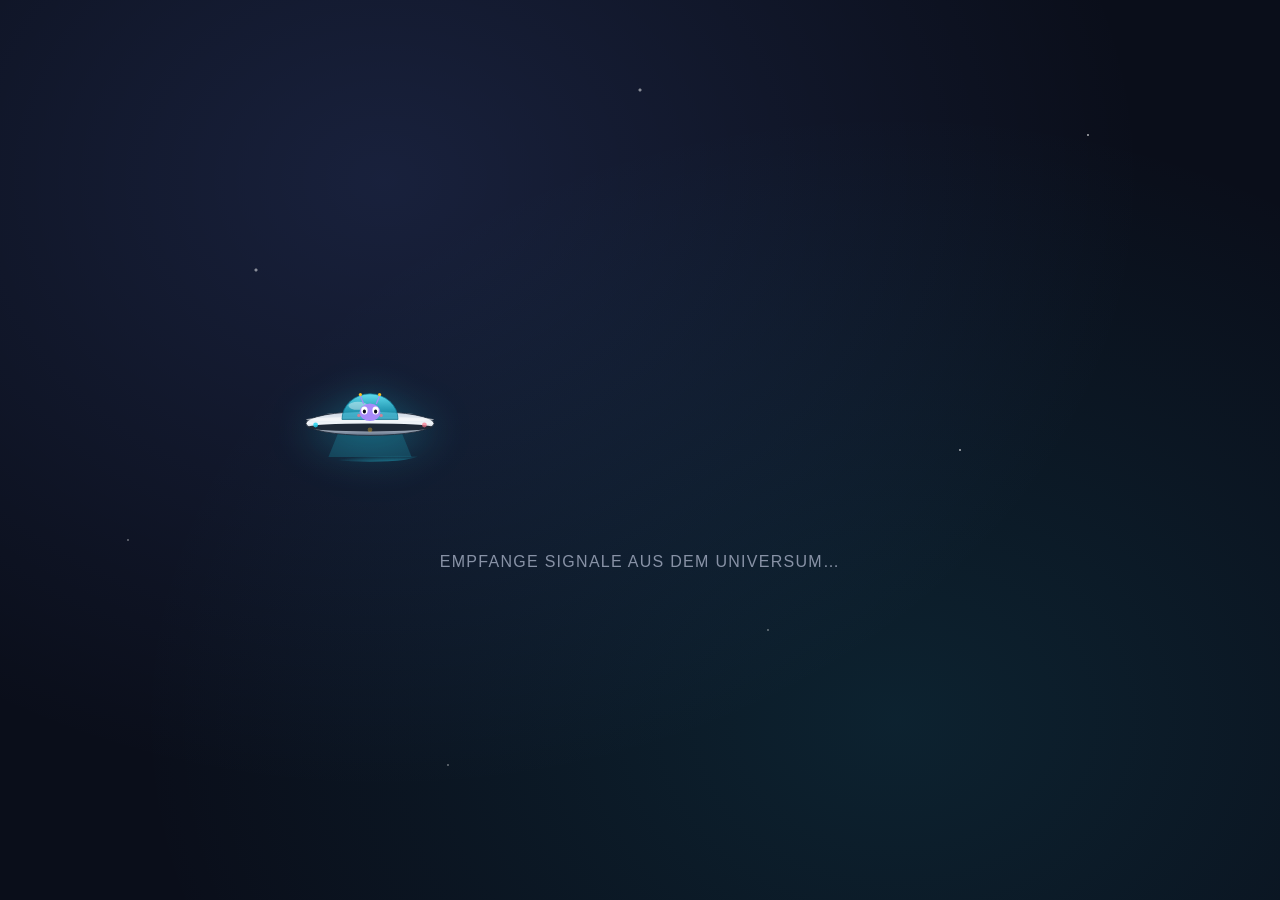
<file: loading_screen_main.html>
<!DOCTYPE html>
<html lang="de">
<head>
    <meta charset="UTF-8" />
    <meta name="viewport" content="width=device-width, initial-scale=1.0" />
    <title>UFO Sichtungen – wata f*ck</title>
    <link rel="stylesheet" href="style.css" />
</head>
<body>
    <!-- UFO-Loader: erscheint, solange Daten geladen werden -->
    <div id="ufo-loader" class="ufo-loader" role="status" aria-live="polite">
        <div class="ufo-loader__stage">
            <svg class="ufo-loader__ufo" viewBox="0 0 200 130" xmlns="http://www.w3.org/2000/svg">
                <defs>
                    <radialGradient id="ufo-glow" cx="80%" cy="130%" r="80%">
                        <stop offset="0%" stop-color="#22d3ee" stop-opacity="0.7"/>
                        <stop offset="100%" stop-color="#22d3ee" stop-opacity="0"/>
                    </radialGradient>
                    <linearGradient id="ufo-saucer" x1="0%" y1="0%" x2="0%" y2="100%">
                        <stop offset="0%" stop-color="#cbd5e1"/>
                        <stop offset="50%" stop-color="#f1f5f9"/>
                        <stop offset="100%" stop-color="#64748b"/>
                    </linearGradient>
                    <linearGradient id="ufo-dome" x1="0%" y1="0%" x2="0%" y2="100%">
                        <stop offset="0%" stop-color="#67e8f9" stop-opacity="0.95"/>
                        <stop offset="100%" stop-color="#0891b2" stop-opacity="0.75"/>
                    </linearGradient>
                </defs>
                <!-- Lichtschein -->
                <ellipse cx="100" cy="118" rx="60" ry="8" fill="url(#ufo-glow)"/>
                <path d="M 65 78 L 48 120 L 152 120 L 135 78 Z" fill="#22d3ee" opacity="0.18"/>
                <!-- Untertasse -->
                <ellipse cx="100" cy="78" rx="80" ry="15" fill="url(#ufo-saucer)" stroke="#1f2937" stroke-width="1"/>
                <ellipse cx="100" cy="83" rx="78" ry="5" fill="#1f2937"/>
                <ellipse cx="100" cy="73" rx="80" ry="3" fill="#fff" opacity="0.55"/>
                <!-- Kuppel -->
                <path d="M 65 73 A 35 32 0 0 1 135 73 Z" fill="url(#ufo-dome)" stroke="#0e7490" stroke-width="1"/>
                <ellipse cx="85" cy="56" rx="12" ry="5" fill="#fff" opacity="0.4"/>
                <!-- Alien -->
                <ellipse cx="100" cy="64" rx="13" ry="11" fill="#a78bfa"/>
                <ellipse cx="93" cy="62" rx="4" ry="5" fill="#fff"/>
                <ellipse cx="107" cy="62" rx="4" ry="5" fill="#fff"/>
                <ellipse cx="93" cy="63" rx="2" ry="2.5" fill="#0a0e1a"/>
                <ellipse cx="107" cy="63" rx="2" ry="2.5" fill="#0a0e1a"/>
                <circle cx="86" cy="68" r="2" fill="#fb7185" opacity="0.75"/>
                <circle cx="114" cy="68" r="2" fill="#fb7185" opacity="0.75"/>
                <line x1="92" y1="53" x2="88" y2="44" stroke="#a78bfa" stroke-width="1.5" stroke-linecap="round"/>
                <line x1="108" y1="53" x2="112" y2="44" stroke="#a78bfa" stroke-width="1.5" stroke-linecap="round"/>
                <circle cx="88" cy="42" r="2" fill="#fbbf24"/>
                <circle cx="112" cy="42" r="2" fill="#fbbf24"/>
                <!-- Blinkende Lichter -->
                <circle cx="32" cy="80" r="3" fill="#22d3ee">
                    <animate attributeName="opacity" values="1;0.25;1" dur="1.2s" repeatCount="indefinite"/>
                </circle>
                <circle cx="100" cy="86" r="3" fill="#fbbf24">
                    <animate attributeName="opacity" values="1;0.25;1" dur="1.2s" begin="0.4s" repeatCount="indefinite"/>
                </circle>
                <circle cx="168" cy="80" r="3" fill="#fb7185">
                    <animate attributeName="opacity" values="1;0.25;1" dur="1.2s" begin="0.8s" repeatCount="indefinite"/>
                </circle>
            </svg>
        </div>
        <p class="ufo-loader__text">Empfange Signale aus dem Universum…</p>
    </div>

    <!-- UFO-Maskottchen: fliegt beim Scrollen über die Seite -->
    <div class="ufo-mascot" aria-hidden="true">
        <svg viewBox="0 0 200 130" xmlns="http://www.w3.org/2000/svg">
            <ellipse cx="100" cy="118" rx="55" ry="7" fill="#22d3ee" opacity="0.35"/>
            <path d="M 65 78 L 48 120 L 152 120 L 135 78 Z" fill="#22d3ee" opacity="0.2"/>
            <ellipse cx="100" cy="78" rx="80" ry="15" fill="#cbd5e1" stroke="#1f2937" stroke-width="1"/>
            <ellipse cx="100" cy="83" rx="78" ry="5" fill="#1f2937"/>
            <ellipse cx="100" cy="73" rx="80" ry="3" fill="#fff" opacity="0.55"/>
            <path d="M 65 73 A 35 32 0 0 1 135 73 Z" fill="#67e8f9" opacity="0.85" stroke="#0e7490" stroke-width="1"/>
            <ellipse cx="85" cy="56" rx="12" ry="5" fill="#fff" opacity="0.4"/>
            <ellipse cx="100" cy="64" rx="13" ry="11" fill="#a78bfa"/>
            <ellipse cx="93" cy="62" rx="4" ry="5" fill="#fff"/>
            <ellipse cx="107" cy="62" rx="4" ry="5" fill="#fff"/>
            <ellipse cx="93" cy="63" rx="2" ry="2.5" fill="#0a0e1a"/>
            <ellipse cx="107" cy="63" rx="2" ry="2.5" fill="#0a0e1a"/>
            <circle cx="86" cy="68" r="2" fill="#fb7185" opacity="0.75"/>
            <circle cx="114" cy="68" r="2" fill="#fb7185" opacity="0.75"/>
            <line x1="92" y1="53" x2="88" y2="44" stroke="#a78bfa" stroke-width="1.5" stroke-linecap="round"/>
            <line x1="108" y1="53" x2="112" y2="44" stroke="#a78bfa" stroke-width="1.5" stroke-linecap="round"/>
            <circle cx="88" cy="42" r="2" fill="#fbbf24"/>
            <circle cx="112" cy="42" r="2" fill="#fbbf24"/>
            <circle cx="32" cy="80" r="3" fill="#22d3ee"/>
            <circle cx="100" cy="86" r="3" fill="#fbbf24"/>
            <circle cx="168" cy="80" r="3" fill="#fb7185"/>
        </svg>
    </div>

    <header class="site-header">
        <h1>TEST</h1>
    </header>
    <main>
        <h2>TEST_2</h2>


    </main>

    <script type="module" src="app.js"></script>
</body>
</html>
</file>
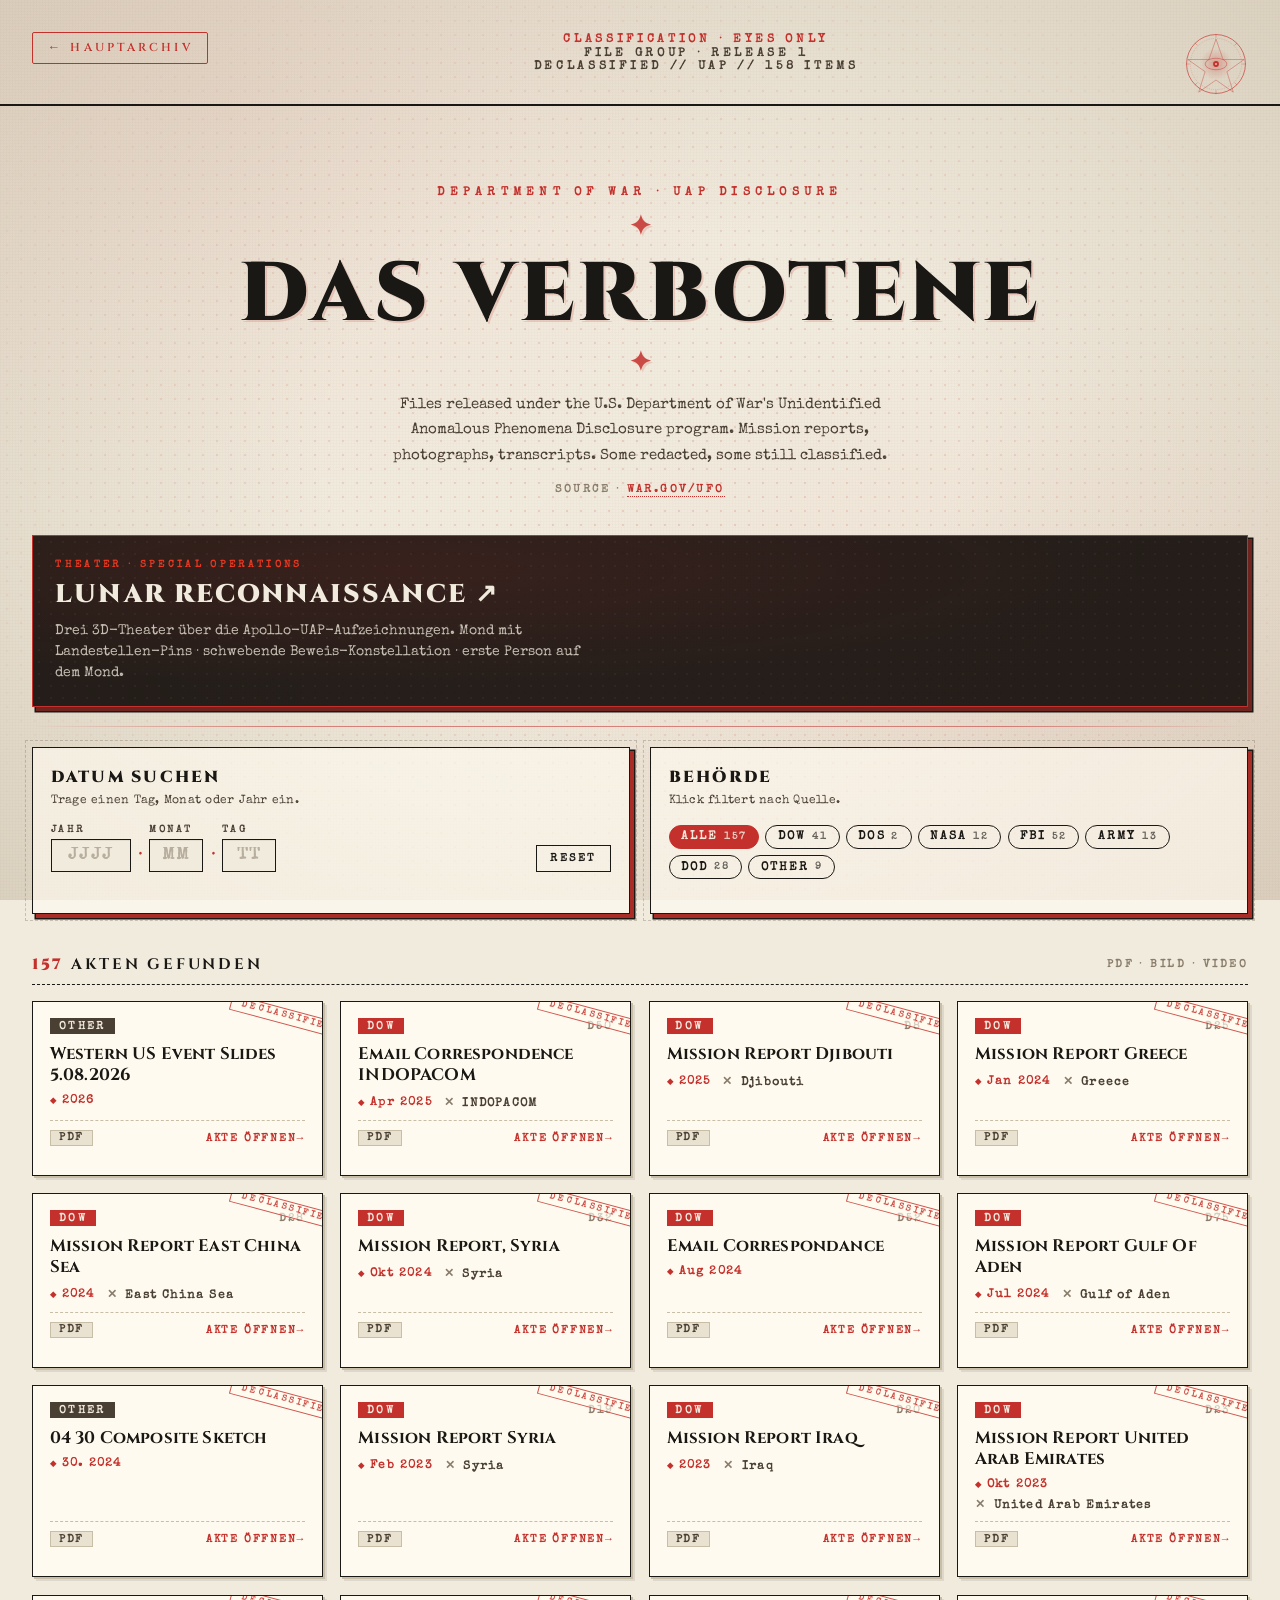
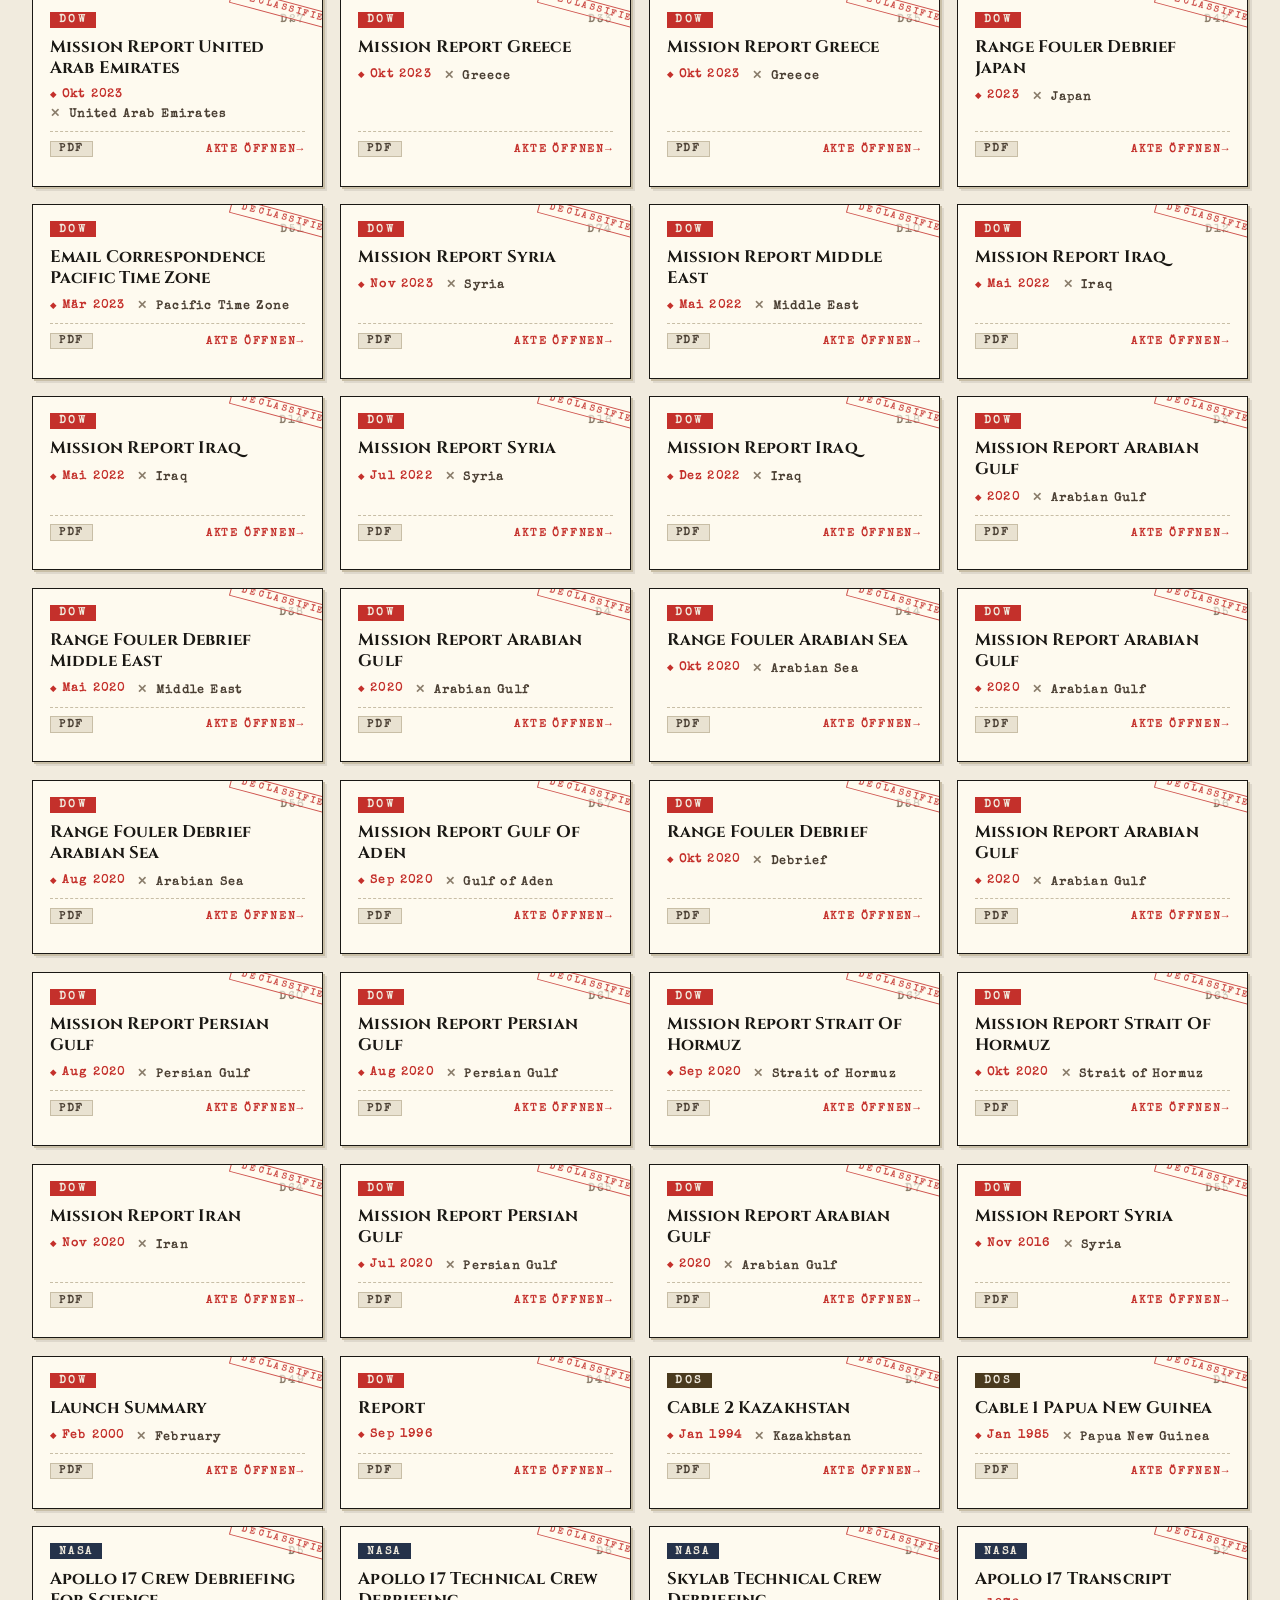
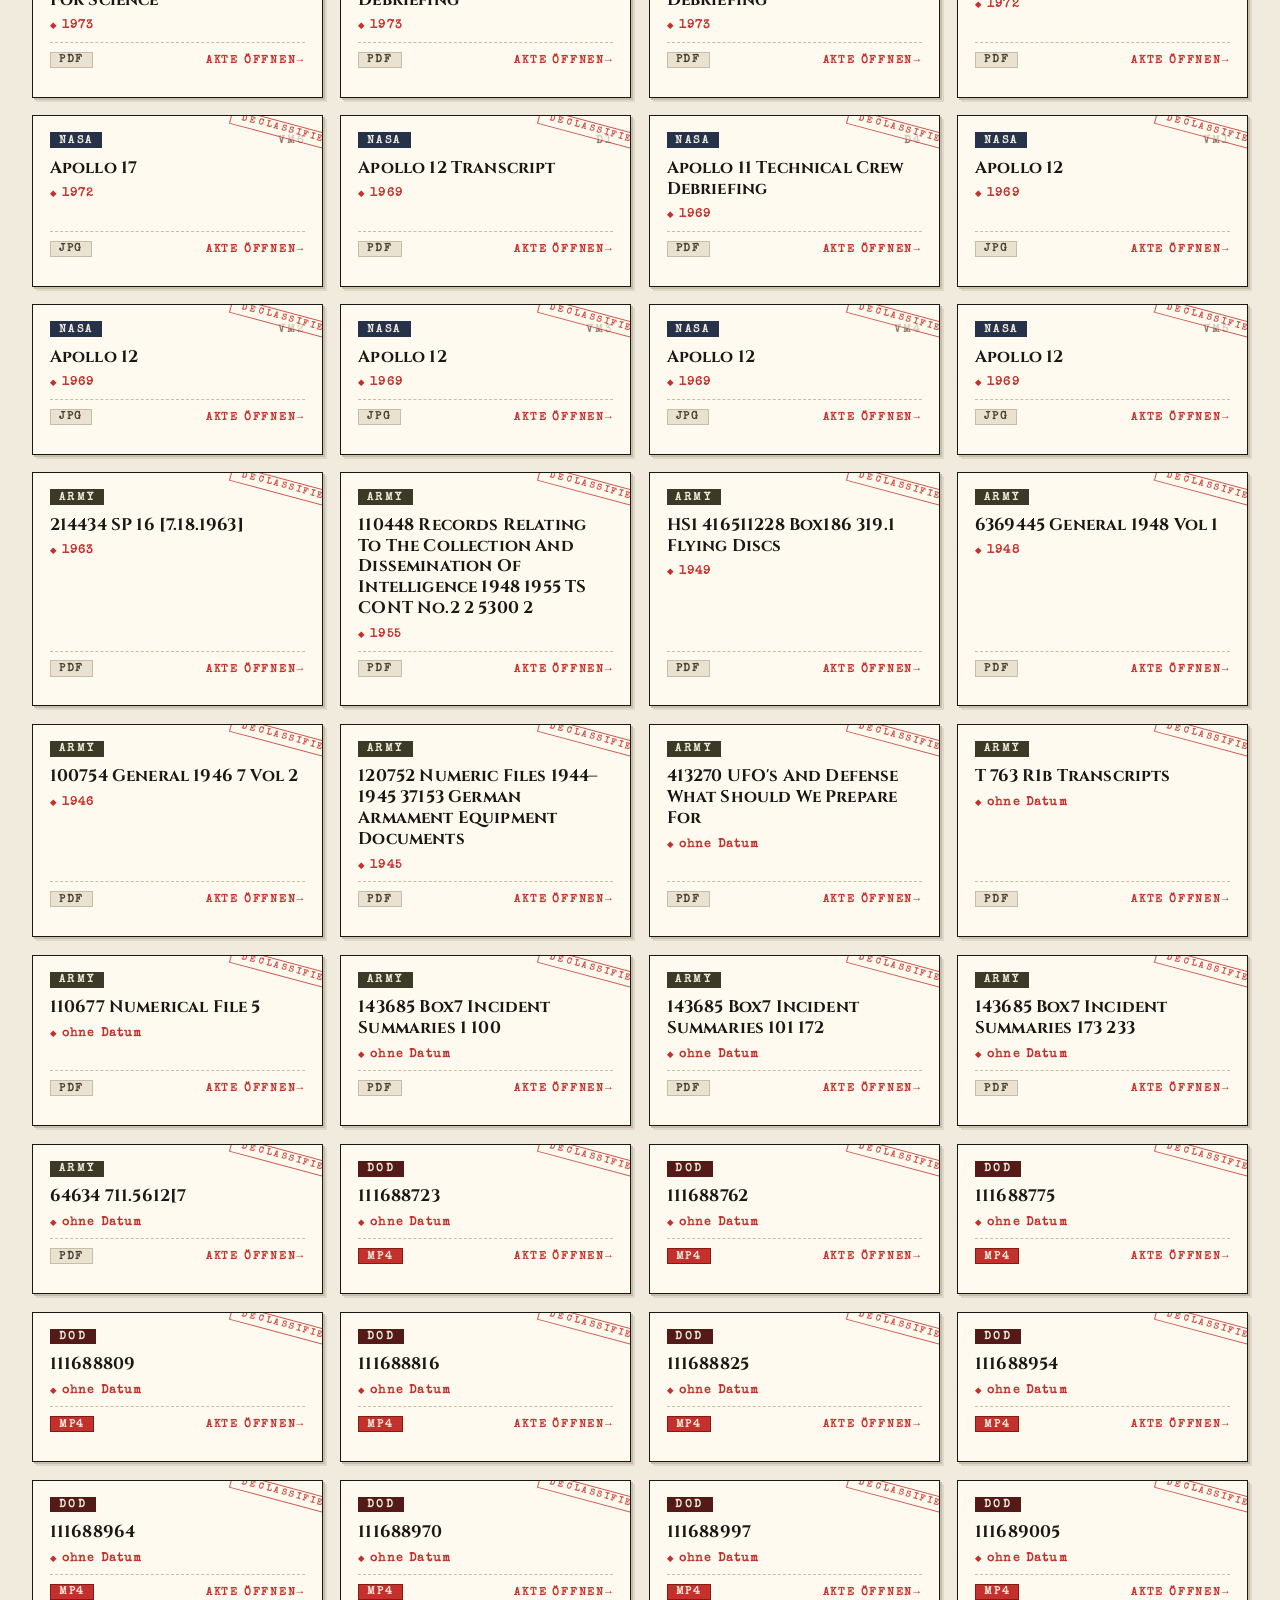
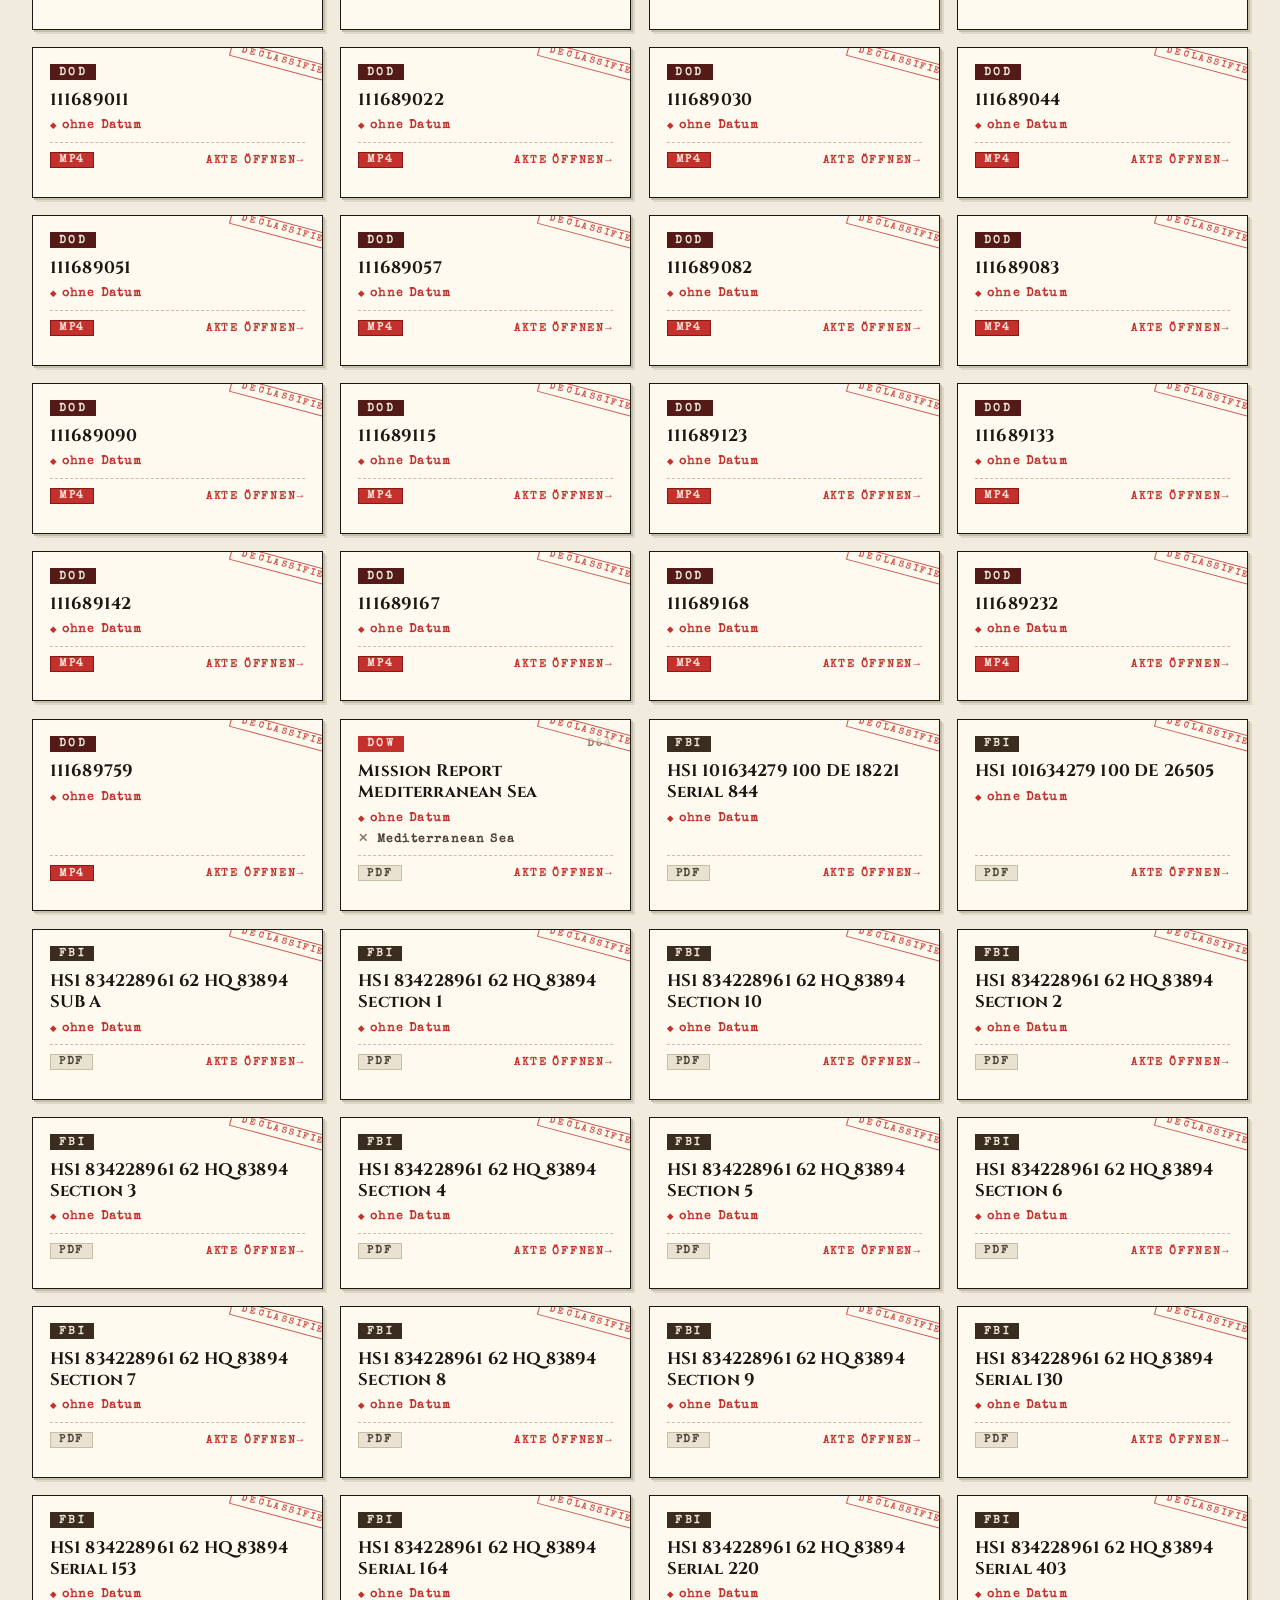
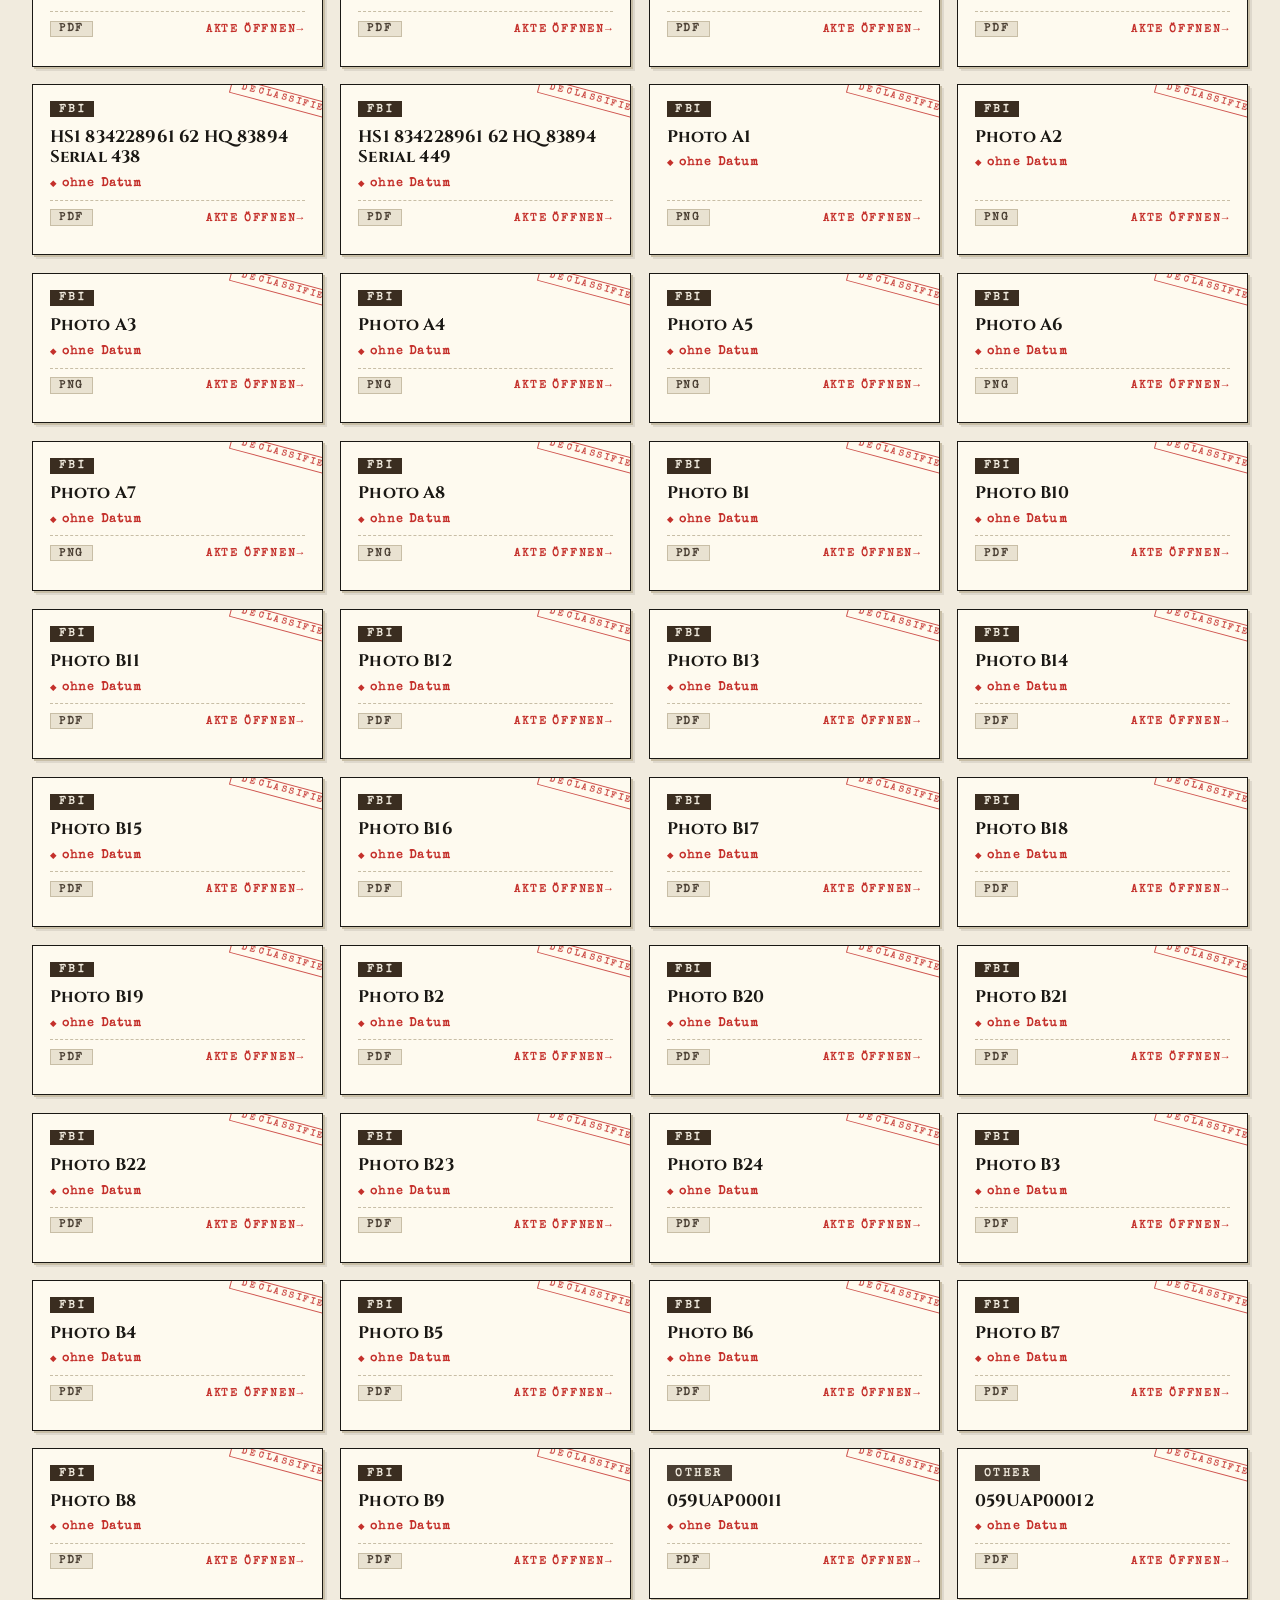
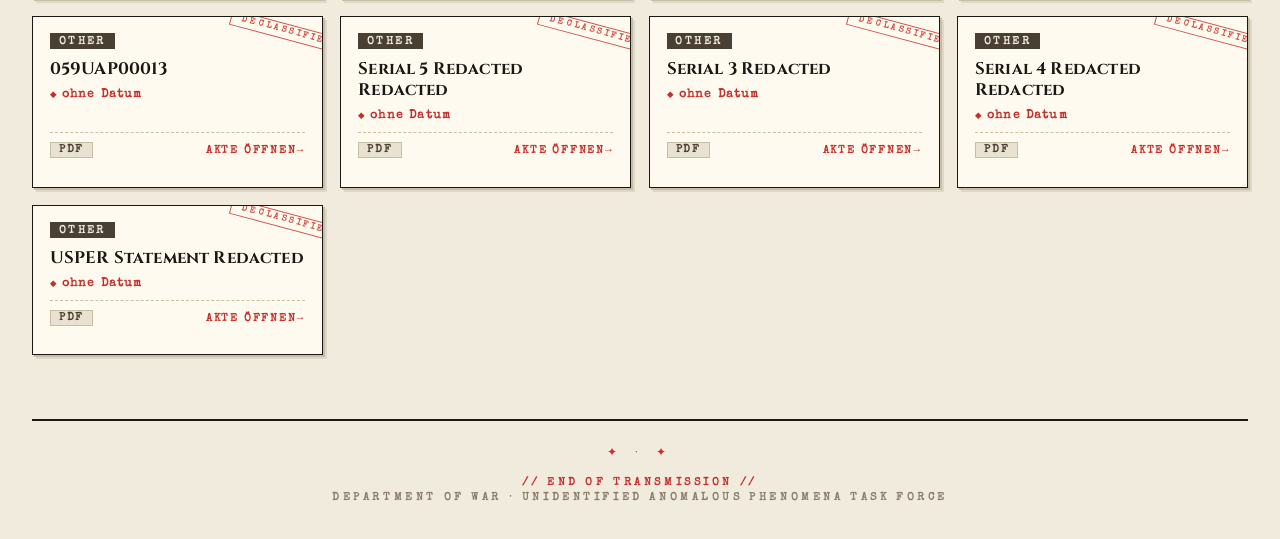
<file: uap_files.html>
<!DOCTYPE html>
<html lang="de">
<head>
    <meta charset="UTF-8" />
    <meta name="viewport" content="width=device-width, initial-scale=1.0" />
    <title>Department of War · UAP Files · Das Verbotene</title>
    <link rel="stylesheet" href="uap_files.css" />
    <link rel="preconnect" href="https://fonts.googleapis.com" />
    <link rel="preconnect" href="https://fonts.gstatic.com" crossorigin />
    <link href="https://fonts.googleapis.com/css2?family=Cinzel:wght@500;700;900&family=IM+Fell+English+SC&family=Special+Elite&family=VT323&display=swap" rel="stylesheet" />
</head>
<body>
    <!-- Halftone-Hintergrund-Layer -->
    <div class="halftone-bg" aria-hidden="true"></div>
    <div class="paper-grain" aria-hidden="true"></div>

    <header class="archive-header">
        <a href="index.html" class="back-stamp" aria-label="Zurück zum Hauptarchiv">
            <span class="back-stamp__arrow">←</span>
            <span class="back-stamp__label">Hauptarchiv</span>
        </a>

        <div class="archive-header__meta">
            <p class="archive-header__line">CLASSIFICATION · EYES ONLY</p>
            <p class="archive-header__line">FILE GROUP · RELEASE 1</p>
            <p class="archive-header__line">DECLASSIFIED // UAP // <span id="release-count">0</span> ITEMS</p>
        </div>

        <div class="archive-header__sigil" aria-hidden="true">
            <svg viewBox="0 0 200 200" xmlns="http://www.w3.org/2000/svg">
                <defs>
                    <radialGradient id="sigilHalo" cx="50%" cy="50%" r="50%">
                        <stop offset="0%" stop-color="currentColor" stop-opacity="0.95"/>
                        <stop offset="60%" stop-color="currentColor" stop-opacity="0.35"/>
                        <stop offset="100%" stop-color="currentColor" stop-opacity="0"/>
                    </radialGradient>
                </defs>
                <!-- äußerer Ring -->
                <circle cx="100" cy="100" r="92" fill="none" stroke="currentColor" stroke-width="2"/>
                <circle cx="100" cy="100" r="80" fill="none" stroke="currentColor" stroke-width="0.8" stroke-dasharray="2 4"/>
                <!-- Stern (5-zackig) -->
                <path d="M 100 22 L 122 86 L 188 86 L 134 124 L 154 188 L 100 150 L 46 188 L 66 124 L 12 86 L 78 86 Z"
                      fill="none" stroke="currentColor" stroke-width="1.4" opacity="0.85"/>
                <!-- Augen-Detail -->
                <ellipse cx="100" cy="100" rx="34" ry="18" fill="none" stroke="currentColor" stroke-width="1.4"/>
                <circle cx="100" cy="100" r="9" fill="currentColor"/>
                <circle cx="100" cy="100" r="3.5" fill="#f4eee2"/>
                <!-- 8 Strahlen -->
                <g stroke="currentColor" stroke-width="1">
                    <line x1="100" y1="6" x2="100" y2="18"/>
                    <line x1="100" y1="182" x2="100" y2="194"/>
                    <line x1="6" y1="100" x2="18" y2="100"/>
                    <line x1="182" y1="100" x2="194" y2="100"/>
                    <line x1="34" y1="34" x2="42" y2="42"/>
                    <line x1="158" y1="158" x2="166" y2="166"/>
                    <line x1="166" y1="34" x2="158" y2="42"/>
                    <line x1="34" y1="166" x2="42" y2="158"/>
                </g>
                <!-- Mittelpunkt-Glow -->
                <circle cx="100" cy="100" r="50" fill="url(#sigilHalo)" opacity="0.35"/>
            </svg>
        </div>
    </header>

    <main class="archive">
        <section class="archive__intro">
            <p class="archive__eyebrow">Department of War · UAP Disclosure</p>
            <h1 class="archive__title">Das Verbotene</h1>
            <p class="archive__subtitle">
                Files released under the U.S. Department of War's
                Unidentified Anomalous Phenomena Disclosure program.
                Mission reports, photographs, transcripts. Some redacted, some still classified.
            </p>
            <p class="archive__source">
                Source · <a href="https://www.war.gov/ufo/" target="_blank" rel="noopener">war.gov/ufo</a>
            </p>
        </section>

        <section class="lunar-cta" aria-label="Lunar Reconnaissance">
            <a href="lunar.html" class="lunar-cta__link">
                <span class="lunar-cta__eyebrow">Theater · Special Operations</span>
                <span class="lunar-cta__title">Lunar Reconnaissance ↗</span>
                <span class="lunar-cta__body">
                    Drei 3D-Theater über die Apollo-UAP-Aufzeichnungen.
                    Mond mit Landestellen-Pins · schwebende Beweis-Konstellation · erste Person auf dem Mond.
                </span>
            </a>
        </section>

        <section class="archive__filters" aria-label="Filter">
            <div class="filter-card">
                <p class="filter-card__heading">Datum suchen</p>
                <p class="filter-card__hint">Trage einen Tag, Monat oder Jahr ein.</p>
                <div class="date-row">
                    <label class="date-row__field">
                        <span class="date-row__label">Jahr</span>
                        <input type="text" id="uap-year" class="date-row__input date-row__input--year"
                               inputmode="numeric" maxlength="4" placeholder="JJJJ" autocomplete="off" />
                    </label>
                    <span class="date-row__sep">·</span>
                    <label class="date-row__field">
                        <span class="date-row__label">Monat</span>
                        <input type="text" id="uap-month" class="date-row__input date-row__input--mm"
                               inputmode="numeric" maxlength="2" placeholder="MM" autocomplete="off" />
                    </label>
                    <span class="date-row__sep">·</span>
                    <label class="date-row__field">
                        <span class="date-row__label">Tag</span>
                        <input type="text" id="uap-day" class="date-row__input date-row__input--mm"
                               inputmode="numeric" maxlength="2" placeholder="TT" autocomplete="off" />
                    </label>
                    <button type="button" id="uap-clear" class="date-row__clear">Reset</button>
                </div>
                <p id="uap-status" class="filter-card__status" role="status" aria-live="polite"></p>
            </div>

            <div class="filter-card filter-card--agencies">
                <p class="filter-card__heading">Behörde</p>
                <p class="filter-card__hint">Klick filtert nach Quelle.</p>
                <div id="agency-chips" class="agency-chips"></div>
            </div>
        </section>

        <section class="archive__results">
            <header class="results-header">
                <p class="results-header__count"><span id="result-count">0</span> Akten gefunden</p>
                <p class="results-header__legend">PDF · Bild · Video</p>
            </header>
            <div id="case-grid" class="case-grid" aria-live="polite"></div>
            <p id="empty-state" class="empty-state" hidden>Kein Eintrag passt zu deinem Filter.</p>
        </section>

        <footer class="archive__footer">
            <p class="archive__footer-line">// END OF TRANSMISSION //</p>
            <p class="archive__footer-line">Department of War · Unidentified Anomalous Phenomena Task Force</p>
        </footer>
    </main>

    <script type="module" src="uap_files.js?v=1"></script>
</body>
</html>
</file>
<file: style.css>
:root {
    --bg-primary: #0a0e1a;      /* Sehr dunkles Blau-Schwarz */
    --bg-secondary: #131828;    /* Leicht heller für Karten/Sections */
    --bg-elevated: #181e30;     /* Hover/aktive Karten */
    --text-primary: #e8ecf4;    /* Haupttext: fast weiß */
    --text-muted: #8892a6;      /* Nebeninfos, Unterzeilen */
    --accent: #6b8cff;          /* Akzentfarbe (Links, Hover) */
    --accent-glow: rgba(107, 140, 255, 0.25);
    --border: #1f2538;          /* Dezente Trennlinien */
    --border-strong: #2a3148;

    --spacing-sm: 0.5rem;
    --spacing-md: 1rem;
    --spacing-lg: 2rem;

    --shadow-sm: 0 1px 2px rgba(0, 0, 0, 0.2);
    --shadow-md: 0 4px 16px rgba(0, 0, 0, 0.35);
    --shadow-lg: 0 12px 32px rgba(0, 0, 0, 0.45);

    --font-sans: -apple-system, BlinkMacSystemFont, "Segoe UI", Roboto,
                 "Helvetica Neue", Arial, sans-serif;
}

* {
    box-sizing: border-box;
}

body {
    margin: 0;
    padding: 0;
    background-color: var(--bg-primary);
    background-image:
        radial-gradient(ellipse at top, rgba(107, 140, 255, 0.08) 0%, transparent 50%),
        radial-gradient(ellipse at bottom right, rgba(34, 211, 238, 0.05) 0%, transparent 50%);
    background-attachment: fixed;
    color: var(--text-primary);
    font-family: var(--font-sans);
    line-height: 1.5;
    min-height: 100vh;
    -webkit-font-smoothing: antialiased;
    -moz-osx-font-smoothing: grayscale;
}

.site-header {
    padding: var(--spacing-lg) var(--spacing-lg) var(--spacing-md);
    border-bottom: 1px solid var(--border);
    backdrop-filter: blur(8px);
}

.site-header h1 {
    margin: 0;
    font-size: 1.875rem;
    font-weight: 600;
    letter-spacing: -0.02em;
    background: linear-gradient(135deg, #e8ecf4 0%, #6b8cff 100%);
    -webkit-background-clip: text;
    background-clip: text;
    -webkit-text-fill-color: transparent;
}

.subtitle {
    margin: 0.25rem 0 0;
    color: var(--text-muted);
    font-size: 0.95rem;
    letter-spacing: 0.01em;
}

main {
    max-width: 1200px;
    margin: 0 auto;
    padding: var(--spacing-lg);
}

.chart-title {
    margin: 0 0 var(--spacing-md);
    font-size: 1.25rem;
    font-weight: 600;
    color: var(--text-primary);
    letter-spacing: -0.01em;
    display: flex;
    align-items: center;
    gap: 0.65rem;
    cursor: pointer;
    user-select: none;
    transition: color 0.15s ease;
}

.chart-title:hover {
    color: var(--accent);
}

/* Chevron-Indikator: zeigt nach unten (offen), nach rechts (eingeklappt) */
.chart-title::before {
    content: "▾";
    display: inline-block;
    font-size: 0.85em;
    line-height: 1;
    color: var(--accent);
    transition: transform 0.25s cubic-bezier(0.4, 0, 0.2, 1);
    transform-origin: center;
    flex-shrink: 0;
    width: 0.9em;
    text-align: center;
}

.chart-title.is-collapsed::before {
    transform: rotate(-90deg);
}

/* Klickbarer Bereich: ganze Header-Zeile (Titel + Controls) */
.chart-header {
    cursor: pointer;
}

.chart-header .chart-controls {
    cursor: auto;
}

.chart-container {
    position: relative;
    background-color: var(--bg-secondary);
    border: 1px solid var(--border);
    border-radius: 12px;
    padding: var(--spacing-md);
    margin-bottom: var(--spacing-lg);
    overflow: hidden;  /* SVG-Überlauf verhindern */
    box-shadow: var(--shadow-md);
    max-height: 2000px;
    opacity: 1;
    transition:
        border-color 0.2s ease,
        box-shadow 0.2s ease,
        max-height 0.4s cubic-bezier(0.4, 0, 0.2, 1),
        opacity 0.3s ease,
        padding 0.35s ease,
        margin-bottom 0.35s ease,
        border-width 0.3s ease;
}

.chart-container:hover {
    border-color: var(--border-strong);
    box-shadow: var(--shadow-lg);
}

/* Eingeklappter Zustand: Chart wird ausgeblendet, Header bleibt */
.chart-container.is-collapsed {
    max-height: 0;
    opacity: 0;
    padding-top: 0;
    padding-bottom: 0;
    margin-bottom: 0;
    border-top-width: 0;
    border-bottom-width: 0;
}

/* SVG nimmt maximal die volle Breite des Containers ein.
   Treemap setzt width="100%" direkt am SVG, der Kalender behält
   seine native Größe. */
.chart-container svg {
    display: block;
    max-width: 100%;
    height: auto;
}

/* Loading-Hinweis, bevor Daten da sind */
.chart-container:empty::before {
    content: "Lädt …";
    display: block;
    color: var(--text-muted);
    padding: var(--spacing-lg);
    text-align: center;
}

/* chart header (Titel + Legende) */
.chart-header {
    display: flex;
    justify-content: space-between;
    align-items: baseline;
    gap: var(--spacing-md);
    margin-bottom: var(--spacing-md);
    flex-wrap: wrap; /* If window is too narrow, stack title and legend */
}

.chart-header .chart-title {
    margin: 0;
}

/* Chart-Controls */
.chart-controls {
    display: flex;
    align-items: center;
    gap: var(--spacing-sm);
    color: var(--text-muted);
    font-size: 0.9rem;
}


/* dropdown styling */
.year-select {
    background-color: var(--bg-primary);
    color: var(--text-primary);
    border: 1px solid var(--border-strong);
    border-radius: 6px;
    padding: 0.4rem 0.7rem;
    font-family: inherit;
    font-size: 0.9rem;
    cursor: pointer;
    transition: border-color 0.15s ease, box-shadow 0.15s ease;
}

.year-select:hover {
    border-color: var(--accent);
}

.year-select:focus {
    outline: none;
    border-color: var(--accent);
    box-shadow: 0 0 0 3px var(--accent-glow);
}


/* =========================================
   UFO-LOADER (während Daten geladen werden)
   ========================================= */
.ufo-loader {
    position: fixed;
    inset: 0;
    z-index: 9999;
    display: flex;
    flex-direction: column;
    align-items: center;
    justify-content: center;
    gap: 1.5rem;
    background:
        radial-gradient(ellipse at 30% 20%, rgba(107, 140, 255, 0.15) 0%, transparent 60%),
        radial-gradient(ellipse at 70% 80%, rgba(34, 211, 238, 0.1) 0%, transparent 60%),
        var(--bg-primary);
    transition: opacity 0.6s ease, visibility 0.6s ease;
}

/* Sternenfeld als Hintergrund */
.ufo-loader::before {
    content: "";
    position: absolute;
    inset: 0;
    background-image:
        radial-gradient(2px 2px at 20% 30%, #fff 50%, transparent 100%),
        radial-gradient(1px 1px at 60% 70%, #fff 50%, transparent 100%),
        radial-gradient(1.5px 1.5px at 85% 15%, #fff 50%, transparent 100%),
        radial-gradient(1px 1px at 35% 85%, #fff 50%, transparent 100%),
        radial-gradient(1.5px 1.5px at 75% 50%, #fff 50%, transparent 100%),
        radial-gradient(1px 1px at 10% 60%, #fff 50%, transparent 100%),
        radial-gradient(2px 2px at 50% 10%, #fff 50%, transparent 100%);
    opacity: 0.5;
    animation: stars-twinkle 4s ease-in-out infinite;
    pointer-events: none;
}

@keyframes stars-twinkle {
    0%, 100% { opacity: 0.3; }
    50% { opacity: 0.7; }
}

.ufo-loader.is-hidden {
    opacity: 0;
    visibility: hidden;
}

.ufo-loader__stage {
    position: relative;
    width: min(90vw, 700px);
    height: 200px;
    overflow: visible;
}

.ufo-loader__ufo {
    position: absolute;
    top: 50%;
    left: 0;
    width: 160px;
    height: auto;
    margin-top: -65px;
    animation: ufo-fly-across 4s cubic-bezier(0.45, 0.05, 0.55, 0.95) infinite;
    filter: drop-shadow(0 6px 20px rgba(34, 211, 238, 0.35));
}

@keyframes ufo-fly-across {
    0% {
        transform: translateX(-180px) translateY(0) rotate(-4deg);
    }
    25% {
        transform: translateX(20%) translateY(-25px) rotate(3deg);
    }
    50% {
        transform: translateX(45%) translateY(15px) rotate(-3deg);
    }
    75% {
        transform: translateX(70%) translateY(-20px) rotate(4deg);
    }
    100% {
        transform: translateX(calc(100% + 60px)) translateY(0) rotate(-4deg);
    }
}

.ufo-loader__text {
    position: relative;
    color: var(--text-muted);
    font-size: 1rem;
    letter-spacing: 0.08em;
    text-transform: uppercase;
    animation: text-pulse 2s ease-in-out infinite;
    margin: 0;
}

@keyframes text-pulse {
    0%, 100% { opacity: 0.4; }
    50% { opacity: 1; }
}

/* =========================================
   UFO-MASKOTTCHEN (folgt dem Scroll)
   ========================================= */
.ufo-mascot {
    position: fixed;
    top: 100px;
    left: 0;
    width: 80px;
    height: auto;
    z-index: 50;
    pointer-events: none;
    opacity: 0;
    transition: opacity 0.5s ease;
    will-change: transform;
    filter: drop-shadow(0 4px 12px rgba(34, 211, 238, 0.3));
}

.ufo-mascot.is-visible {
    opacity: 0.85;
}

.ufo-mascot svg {
    display: block;
    width: 100%;
    height: auto;
    animation: ufo-bob 2.5s ease-in-out infinite;
}

@keyframes ufo-bob {
    0%, 100% { transform: translateY(0) rotate(-3deg); }
    50% { transform: translateY(-8px) rotate(3deg); }
}

/* Reduzierte Bewegungen respektieren */
@media (prefers-reduced-motion: reduce) {
    .ufo-loader__ufo,
    .ufo-mascot svg,
    .ufo-loader::before,
    .ufo-loader__text {
        animation: none;
    }
}


/* =========================================
   CTA BUTTON ZUR SECOND-WORLD-SEITE
   ========================================= */
.cta-row {
    display: flex;
    flex-direction: column;
    align-items: center;
    gap: 0.6rem;
    margin: var(--spacing-lg) 0 var(--spacing-md);
    padding-top: var(--spacing-md);
}

.cta-button {
    position: relative;
    display: inline-flex;
    align-items: center;
    gap: 0.65rem;
    padding: 0.85rem 1.6rem;
    background: linear-gradient(135deg, #1f2538 0%, #131828 100%);
    color: var(--text-primary);
    border: 1px solid var(--border-strong);
    border-radius: 999px;
    text-decoration: none;
    font-size: 1rem;
    font-weight: 600;
    letter-spacing: 0.02em;
    box-shadow: var(--shadow-md);
    overflow: hidden;
    transition:
        transform 0.25s cubic-bezier(0.4, 0, 0.2, 1),
        border-color 0.25s ease,
        box-shadow 0.25s ease,
        color 0.2s ease;
}

.cta-button::before {
    content: "";
    position: absolute;
    inset: 0;
    background: linear-gradient(135deg,
        rgba(107, 140, 255, 0.25) 0%,
        rgba(34, 211, 238, 0.18) 100%);
    opacity: 0;
    transition: opacity 0.25s ease;
    z-index: 0;
}

.cta-button > * {
    position: relative;
    z-index: 1;
}

.cta-button:hover {
    transform: translateY(-2px);
    border-color: var(--accent);
    box-shadow: 0 14px 36px rgba(107, 140, 255, 0.25);
    color: #fff;
}

.cta-button:hover::before {
    opacity: 1;
}

.cta-button:focus-visible {
    outline: none;
    border-color: var(--accent);
    box-shadow: 0 0 0 3px var(--accent-glow);
}

.cta-button__arrow {
    display: inline-block;
    transition: transform 0.25s cubic-bezier(0.4, 0, 0.2, 1);
}

.cta-button:hover .cta-button__arrow {
    transform: translateX(4px);
}

.cta-hint {
    margin: 0;
    color: var(--text-muted);
    font-size: 0.85rem;
    letter-spacing: 0.02em;
    text-align: center;
}

/* CTA-Variante "Das Verbotene" — verweist auf die UAP-Akten-Seite */
.cta-row--classified {
    margin-top: var(--spacing-md);
    padding-top: var(--spacing-lg);
    border-top: 1px dashed rgba(196, 48, 43, 0.35);
}

.cta-button--classified {
    border: 1.5px solid #c4302b !important;
    background: rgba(196, 48, 43, 0.08) !important;
    color: #f8d5d1 !important;
    font-family: ui-monospace, SFMono-Regular, Menlo, monospace !important;
    letter-spacing: 0.18em !important;
    text-transform: uppercase;
    font-size: 0.85rem !important;
}

.cta-button--classified::before {
    background: linear-gradient(135deg, rgba(196, 48, 43, 0.4) 0%, rgba(232, 56, 32, 0.6) 100%) !important;
}

.cta-button--classified:hover {
    border-color: #e83820 !important;
    color: #fff !important;
    box-shadow: 0 18px 36px rgba(196, 48, 43, 0.35) !important;
}

.cta-row--classified .cta-hint {
    color: rgba(248, 213, 209, 0.55);
    font-family: ui-monospace, SFMono-Regular, Menlo, monospace;
    letter-spacing: 0.22em;
    font-size: 0.72rem;
    text-transform: uppercase;
}


/* =========================================
   3D-GLOBUS-SEKTION
   ========================================= */
.globe-section {
    margin: var(--spacing-lg) 0 var(--spacing-md);
    padding: var(--spacing-md) 0;
    border-top: 1px solid var(--border);
}

.globe-section__intro {
    text-align: center;
    max-width: 720px;
    margin: 0 auto var(--spacing-md);
    padding: 0 1rem;
}

.globe-section__eyebrow {
    margin: 0 0 0.5rem;
    font-size: 0.78rem;
    letter-spacing: 0.32em;
    text-transform: uppercase;
    color: var(--text-muted);
    font-family: ui-monospace, SFMono-Regular, Menlo, monospace;
}

.globe-section__title {
    margin: 0 0 0.75rem;
    font-size: clamp(1.6rem, 2.6vw, 2.2rem);
    font-weight: 700;
    background: linear-gradient(135deg, #e8ecf4 0%, #6b8cff 60%, #22d3ee 100%);
    -webkit-background-clip: text;
    background-clip: text;
    -webkit-text-fill-color: transparent;
    letter-spacing: -0.01em;
}

.globe-section__lede {
    margin: 0;
    color: var(--text-muted);
    font-size: 1rem;
    line-height: 1.55;
}

.globe-stage {
    position: relative;
    margin: 0 auto;
    max-width: 1400px;
}

.globe-container {
    position: relative;
    width: 100%;
    height: clamp(440px, 65vh, 720px);
    border-radius: 18px;
    overflow: hidden;
    background:
        radial-gradient(ellipse at 30% 20%, rgba(107, 140, 255, 0.18) 0%, transparent 55%),
        radial-gradient(ellipse at 75% 85%, rgba(34, 211, 238, 0.12) 0%, transparent 60%),
        linear-gradient(180deg, #060912 0%, #0a0e1a 100%);
    border: 1px solid var(--border-strong);
    box-shadow:
        var(--shadow-lg),
        inset 0 0 80px rgba(107, 140, 255, 0.06);
}

.globe-container::before {
    content: "";
    position: absolute;
    inset: 0;
    background-image:
        radial-gradient(1.5px 1.5px at 12% 18%, rgba(255, 255, 255, 0.65), transparent 60%),
        radial-gradient(1px 1px at 28% 72%, rgba(255, 255, 255, 0.55), transparent 60%),
        radial-gradient(1px 1px at 55% 32%, rgba(255, 255, 255, 0.5), transparent 60%),
        radial-gradient(1.5px 1.5px at 78% 60%, rgba(255, 255, 255, 0.6), transparent 60%),
        radial-gradient(1px 1px at 88% 22%, rgba(255, 255, 255, 0.4), transparent 60%),
        radial-gradient(1px 1px at 42% 88%, rgba(255, 255, 255, 0.5), transparent 60%);
    pointer-events: none;
    z-index: 0;
    opacity: 0.85;
}

.globe-container canvas {
    position: relative;
    z-index: 1;
    display: block;
    width: 100% !important;
    height: 100% !important;
}

.ar-button-host {
    position: absolute;
    bottom: 1rem;
    right: 1rem;
    z-index: 5;
    display: flex;
    align-items: flex-end;
    justify-content: center;
    flex-direction: column;
    gap: 0.4rem;
    pointer-events: none;
}

.ar-button-host > * {
    pointer-events: auto;
}

.ar-fallback {
    display: flex;
    flex-direction: column;
    align-items: flex-end;
    gap: 0.4rem;
    max-width: 260px;
}

.ar-launch-button__icon {
    display: inline-block;
    margin-right: 0.45rem;
    font-size: 0.9em;
    transform: translateY(-1px);
}

.ar-hint {
    margin: 0;
    color: var(--text-muted);
    font-size: 0.7rem;
    line-height: 1.4;
    letter-spacing: 0.02em;
    background: rgba(10, 14, 26, 0.7);
    border: 1px solid var(--border);
    padding: 0.4rem 0.65rem;
    border-radius: 8px;
    backdrop-filter: blur(10px);
    text-align: right;
}

/* Vollbild-Modus */
.globe-container:fullscreen,
.globe-container:-webkit-full-screen {
    width: 100vw;
    height: 100vh;
    border-radius: 0;
    border: none;
}

.globe-container:fullscreen .ar-button-host,
.globe-container:-webkit-full-screen .ar-button-host {
    bottom: 1.5rem;
    right: 1.5rem;
}

/* ---------- Webcam-AR-Modus ---------- */
.webcam-ar-feed {
    position: absolute;
    inset: 0;
    width: 100%;
    height: 100%;
    object-fit: cover;
    z-index: 0;
    /* Spiegel-Optik wie eine echte „Vor-Kamera" – wirkt natürlicher */
    transform: scaleX(-1);
    pointer-events: none;
    background: #000;
}

.globe-container.webcam-ar-active {
    background: #000 !important;
    border-color: rgba(34, 211, 238, 0.5);
    box-shadow:
        0 0 0 1px rgba(34, 211, 238, 0.4),
        0 0 60px rgba(34, 211, 238, 0.25),
        inset 0 0 80px rgba(0, 0, 0, 0.4);
}

.globe-container.webcam-ar-active::before {
    /* Die statischen Sterne bei Webcam-AR ausblenden */
    display: none;
}

.globe-container.webcam-ar-active::after {
    /* Subtiler Scanline-/Vignette-Overlay für AR-HUD-Look */
    content: "";
    position: absolute;
    inset: 0;
    pointer-events: none;
    z-index: 2;
    background:
        radial-gradient(ellipse at center, transparent 55%, rgba(0, 0, 0, 0.55) 100%),
        repeating-linear-gradient(
            to bottom,
            rgba(34, 211, 238, 0.0) 0px,
            rgba(34, 211, 238, 0.0) 3px,
            rgba(34, 211, 238, 0.04) 4px
        );
    mix-blend-mode: screen;
}

.ar-launch-button.is-active {
    background: linear-gradient(135deg, #0e7490 0%, #1f2538 100%) !important;
    border-color: rgba(34, 211, 238, 0.7) !important;
    color: #fff !important;
    box-shadow: 0 0 18px rgba(34, 211, 238, 0.4) !important;
}

.ar-button-host button,
.ar-launch-button {
    background: linear-gradient(135deg, #1f2538 0%, #131828 100%) !important;
    color: var(--text-primary) !important;
    border: 1px solid var(--border-strong) !important;
    border-radius: 999px !important;
    padding: 0.65rem 1.25rem !important;
    font: 600 0.85rem var(--font-sans) !important;
    letter-spacing: 0.04em !important;
    text-transform: uppercase !important;
    cursor: pointer !important;
    box-shadow: var(--shadow-md) !important;
    backdrop-filter: blur(10px);
    transition:
        transform 0.2s ease,
        border-color 0.2s ease,
        box-shadow 0.2s ease,
        color 0.2s ease !important;
    opacity: 1 !important;
    position: static !important;
    bottom: auto !important;
    left: auto !important;
    right: auto !important;
    width: auto !important;
}

.ar-button-host button:hover,
.ar-launch-button:hover {
    transform: translateY(-2px);
    border-color: var(--accent) !important;
    color: #fff !important;
    box-shadow: 0 12px 28px rgba(107, 140, 255, 0.3) !important;
}

.ar-unsupported {
    color: var(--text-muted);
    font-size: 0.78rem;
    letter-spacing: 0.04em;
    padding: 0.55rem 1rem;
    background: rgba(19, 24, 40, 0.7);
    border: 1px dashed var(--border);
    border-radius: 999px;
    backdrop-filter: blur(10px);
    max-width: 280px;
    text-align: center;
    line-height: 1.4;
}

.globe-hint {
    margin: 0.85rem 0 0;
    text-align: center;
    color: var(--text-muted);
    font-size: 0.8rem;
    letter-spacing: 0.18em;
    text-transform: uppercase;
    font-family: ui-monospace, SFMono-Regular, Menlo, monospace;
}

/* =========================================
   Globus-Erweiterungen — KPI, Slider, Beta-Knopf, Tooltip, Side-Panel
   ========================================= */
.globe-kpi {
    display: grid;
    grid-template-columns: repeat(4, 1fr);
    gap: 0;
    max-width: 1400px;
    margin: 0 auto var(--spacing-md);
    padding: 0.8rem 1rem;
    background: rgba(15, 23, 42, 0.55);
    border: 1px solid var(--border-strong);
    border-radius: 12px;
    backdrop-filter: blur(8px);
    -webkit-backdrop-filter: blur(8px);
}

.globe-kpi__item {
    display: flex;
    flex-direction: column;
    gap: 0.2rem;
    text-align: center;
    border-right: 1px solid var(--border);
}
.globe-kpi__item:last-child { border-right: none; }

.globe-kpi__label {
    font: 600 0.62rem ui-monospace, SFMono-Regular, Menlo, monospace;
    letter-spacing: 0.28em;
    text-transform: uppercase;
    color: var(--text-muted);
}

.globe-kpi__value {
    font: 700 1.2rem var(--font-sans);
    color: var(--text-primary);
    letter-spacing: -0.01em;
}

@media (max-width: 720px) {
    .globe-kpi { grid-template-columns: repeat(2, 1fr); gap: 0.5rem; }
    .globe-kpi__item { border-right: none; border-bottom: 1px solid var(--border); padding-bottom: 0.3rem; }
}

/* ---------- Side-Panel ---------- */
.globe-side-panel {
    position: absolute;
    top: 1rem;
    right: 1rem;
    bottom: 1rem;
    width: min(360px, 90vw);
    z-index: 8;
    background: rgba(15, 23, 42, 0.92);
    border: 1px solid var(--border-strong);
    border-radius: 14px;
    padding: 1rem 1.1rem;
    overflow-y: auto;
    transform: translateX(110%);
    opacity: 0;
    pointer-events: none;
    transition: transform 0.3s cubic-bezier(0.16, 1, 0.3, 1), opacity 0.25s ease;
    backdrop-filter: blur(10px);
    -webkit-backdrop-filter: blur(10px);
    box-shadow: -8px 0 24px rgba(0,0,0,0.45);
}

.globe-side-panel.is-open {
    transform: translateX(0);
    opacity: 1;
    pointer-events: auto;
}

.globe-side-panel__close {
    position: absolute;
    top: 0.5rem;
    right: 0.5rem;
    width: 32px; height: 32px;
    border-radius: 50%;
    background: transparent;
    color: var(--text-muted);
    border: 1px solid var(--border-strong);
    cursor: pointer;
    font-size: 1.2rem; line-height: 1;
    display: grid; place-items: center;
    padding: 0;
    transition: color 0.18s ease, border-color 0.18s ease;
}
.globe-side-panel__close:hover {
    color: var(--text-primary);
    border-color: var(--accent);
}

.globe-side-panel__title {
    margin: 0.5rem 0 0.25rem;
    font: 700 1.1rem var(--font-sans);
    color: var(--text-primary);
    padding-right: 2.2rem;
}

.globe-side-panel__sub {
    margin: 0 0 1rem;
    color: var(--text-muted);
    font-size: 0.85rem;
}
.globe-side-panel__sub strong {
    color: var(--accent);
    font-weight: 700;
}

.globe-side-panel__section { margin-bottom: 1rem; }

.globe-side-panel__section-title {
    margin: 0 0 0.4rem;
    font: 600 0.65rem ui-monospace, SFMono-Regular, Menlo, monospace;
    letter-spacing: 0.28em;
    text-transform: uppercase;
    color: var(--text-muted);
}

.globe-side-panel__years canvas {
    display: block;
    width: 100%;
    height: auto;
}

.globe-side-panel__years-label {
    margin: 0.2rem 0 0;
    text-align: right;
    font: 600 0.7rem ui-monospace, SFMono-Regular, Menlo, monospace;
    color: var(--text-muted);
    letter-spacing: 0.1em;
}

.globe-side-panel__empty {
    margin: 0;
    color: var(--text-muted);
    font-size: 0.8rem;
    font-style: italic;
}

.globe-side-panel__shape-row {
    display: grid;
    grid-template-columns: 5rem 1fr auto;
    align-items: center;
    gap: 0.5rem;
    padding: 0.25rem 0;
    font-size: 0.78rem;
}

.globe-side-panel__shape-name {
    color: var(--text-primary);
    font-weight: 500;
}

.globe-side-panel__shape-bar {
    height: 6px;
    border-radius: 3px;
    background: linear-gradient(to right, #22d3ee, #a78bfa);
    min-width: 4px;
}

.globe-side-panel__shape-count {
    font: 600 0.72rem ui-monospace, SFMono-Regular, Menlo, monospace;
    color: var(--text-muted);
}

.globe-side-panel__treemap-btn {
    width: 100%;
    margin-top: 0.5rem;
    padding: 0.65rem 1rem;
    border: 1px solid var(--accent);
    background: transparent;
    color: var(--accent);
    border-radius: 8px;
    font: 600 0.78rem var(--font-sans);
    letter-spacing: 0.06em;
    cursor: pointer;
    transition: background 0.18s ease, color 0.18s ease;
}
.globe-side-panel__treemap-btn:hover {
    background: var(--accent);
    color: var(--bg-primary);
}

/* ---------- Hover-Tooltip ---------- */
.globe-tooltip {
    position: fixed;
    z-index: 9000;
    padding: 0.5rem 0.7rem;
    background: rgba(8, 12, 26, 0.92);
    border: 1px solid var(--accent);
    border-radius: 8px;
    color: var(--text-primary);
    pointer-events: none;
    opacity: 0;
    transform: translateY(-4px);
    transition: opacity 0.15s ease, transform 0.15s ease;
    box-shadow: 0 8px 20px rgba(0,0,0,0.45);
    max-width: 280px;
    font-size: 0.78rem;
}

.globe-tooltip.is-visible {
    opacity: 1;
    transform: translateY(0);
}

.globe-tooltip__label {
    margin: 0 0 0.15rem;
    font: 700 0.82rem var(--font-sans);
    color: var(--text-primary);
}

.globe-tooltip__count {
    margin: 0 0 0.4rem;
    font-size: 0.75rem;
    color: var(--text-muted);
}
.globe-tooltip__count strong {
    color: var(--accent);
    font-weight: 700;
}

.globe-tooltip__shapes {
    display: flex;
    flex-wrap: wrap;
    gap: 0.3rem;
}

.globe-tooltip__chip {
    display: inline-flex;
    align-items: center;
    gap: 0.25rem;
    padding: 0.1rem 0.45rem;
    background: rgba(34, 211, 238, 0.12);
    border: 1px solid rgba(34, 211, 238, 0.4);
    border-radius: 999px;
    font-size: 0.7rem;
    color: var(--text-primary);
}
.globe-tooltip__chip em {
    font-style: normal;
    color: var(--text-muted);
    font-size: 0.92em;
}

/* ---------- Globus-Controls (Zeit-Slider + Beta) ---------- */
.globe-controls {
    display: flex;
    gap: 1rem;
    align-items: stretch;
    max-width: 1400px;
    margin: 1rem auto 0;
}

@media (max-width: 720px) {
    .globe-controls { flex-direction: column; }
}

.globe-time-slider {
    flex: 1;
    padding: 0.85rem 1rem;
    background: rgba(15, 23, 42, 0.55);
    border: 1px solid var(--border-strong);
    border-radius: 12px;
}

.globe-time-slider__head {
    display: flex;
    align-items: center;
    justify-content: space-between;
    gap: 0.75rem;
    margin-bottom: 0.65rem;
}

.globe-time-slider__label {
    font: 600 0.65rem ui-monospace, SFMono-Regular, Menlo, monospace;
    letter-spacing: 0.28em;
    text-transform: uppercase;
    color: var(--text-muted);
}

.globe-time-slider__display {
    flex: 1;
    text-align: center;
    font: 700 0.95rem var(--font-sans);
    color: var(--accent);
    letter-spacing: 0.02em;
}

.globe-play-btn {
    width: 36px; height: 36px;
    border-radius: 50%;
    background: var(--accent);
    color: var(--bg-primary);
    border: none;
    font-size: 0.85rem;
    cursor: pointer;
    display: grid; place-items: center;
    padding: 0;
    transition: background 0.18s ease, transform 0.18s ease;
}
.globe-play-btn:hover { transform: scale(1.08); }
.globe-play-btn.is-playing { background: #fb7185; color: var(--bg-primary); }

/* Dual-Slider mit zwei überlagerten range-inputs */
.globe-time-slider__track {
    position: relative;
    height: 28px;
}

.globe-time-slider__input {
    position: absolute;
    inset: 0;
    width: 100%;
    height: 28px;
    -webkit-appearance: none;
    appearance: none;
    background: transparent;
    pointer-events: none;
    margin: 0;
}

.globe-time-slider__input::-webkit-slider-runnable-track {
    height: 6px;
    background: linear-gradient(to right, var(--border-strong), var(--border-strong));
    border-radius: 3px;
    margin-top: 11px;
}
.globe-time-slider__input::-moz-range-track {
    height: 6px;
    background: var(--border-strong);
    border-radius: 3px;
}

.globe-time-slider__input::-webkit-slider-thumb {
    -webkit-appearance: none;
    pointer-events: auto;
    width: 16px; height: 16px;
    border-radius: 50%;
    background: var(--accent);
    border: 2px solid var(--bg-primary);
    cursor: pointer;
    margin-top: 6px;
    box-shadow: 0 0 0 0 var(--accent-glow);
    transition: box-shadow 0.18s ease;
}
.globe-time-slider__input::-webkit-slider-thumb:hover {
    box-shadow: 0 0 0 6px var(--accent-glow);
}
.globe-time-slider__input::-moz-range-thumb {
    pointer-events: auto;
    width: 16px; height: 16px;
    border-radius: 50%;
    background: var(--accent);
    border: 2px solid var(--bg-primary);
    cursor: pointer;
}

/* Beta-Flugbahnen-Knopf */
.globe-flight-btn {
    display: inline-flex;
    align-items: center;
    gap: 0.5rem;
    padding: 0.55rem 1rem;
    background: rgba(15, 23, 42, 0.55);
    color: var(--text-primary);
    border: 1px solid var(--border-strong);
    border-radius: 12px;
    cursor: pointer;
    font: 600 0.85rem var(--font-sans);
    letter-spacing: 0.04em;
    transition: border-color 0.18s ease, background 0.18s ease;
}

.globe-flight-btn[aria-pressed="true"] {
    border-color: #fb7185;
    background: rgba(251, 113, 133, 0.12);
    color: #fb7185;
}

.globe-flight-btn:hover { border-color: var(--accent); }

.globe-flight-btn__badge {
    padding: 0.1rem 0.4rem;
    border-radius: 4px;
    background: rgba(251, 191, 36, 0.18);
    border: 1px solid rgba(251, 191, 36, 0.55);
    color: #fbbf24;
    font: 700 0.62rem ui-monospace, SFMono-Regular, Menlo, monospace;
    letter-spacing: 0.2em;
}

.globe-hint strong {
    color: #c4b5fd;
    font-weight: 600;
    letter-spacing: 0.18em;
}

.globe-container {
    cursor: grab;
}

.globe-container:active {
    cursor: grabbing;
}

/* ---------- Treemap, getriggert durch Klick im Globus ---------- */
.globe-treemap-section {
    margin: var(--spacing-lg) 0 var(--spacing-md);
    padding-top: var(--spacing-md);
    border-top: 1px solid var(--border);
    animation: globe-treemap-in 0.45s cubic-bezier(0.16, 1, 0.3, 1);
}

.globe-treemap-section[hidden] {
    display: none !important;
}

@keyframes globe-treemap-in {
    from {
        opacity: 0;
        transform: translateY(20px);
    }
    to {
        opacity: 1;
        transform: translateY(0);
    }
}

.globe-treemap-section__head {
    display: flex;
    align-items: baseline;
    justify-content: space-between;
    flex-wrap: wrap;
    gap: 0.75rem 1.5rem;
    margin: 0 0 0.85rem;
    padding: 0 0.25rem;
}

.globe-treemap-section__head .chart-title {
    margin: 0;
    flex: 1 1 auto;
}

.globe-treemap-section__hint {
    margin: 0;
    color: var(--text-muted);
    font-size: 0.75rem;
    letter-spacing: 0.18em;
    text-transform: uppercase;
    font-family: ui-monospace, SFMono-Regular, Menlo, monospace;
    flex: 0 1 auto;
}

.globe-treemap-section__hint strong {
    color: #c4b5fd;
    font-weight: 600;
}

@media (max-width: 640px) {
    .globe-treemap-section__head {
        flex-direction: column;
        align-items: flex-start;
        gap: 0.4rem;
    }
    .globe-treemap-section__hint {
        font-size: 0.7rem;
        letter-spacing: 0.14em;
    }
}

/* ---------- Calendar-3D Button (im Kalender-Container) ---------- */
.calendar-3d-button {
    position: absolute;
    bottom: 1rem;
    right: 1rem;
    z-index: 5;
    display: inline-flex;
    align-items: center;
    gap: 0.5rem;
    padding: 0.55rem 1.1rem;
    border-radius: 999px;
    border: 1px solid rgba(34, 211, 238, 0.55);
    background: linear-gradient(135deg, rgba(15, 23, 42, 0.85) 0%, rgba(8, 47, 73, 0.85) 100%);
    color: var(--text-primary);
    font: 600 0.8rem var(--font-sans);
    letter-spacing: 0.04em;
    cursor: pointer;
    backdrop-filter: blur(10px);
    -webkit-backdrop-filter: blur(10px);
    box-shadow:
        0 6px 18px rgba(0, 0, 0, 0.4),
        0 0 18px rgba(34, 211, 238, 0.2);
    transition: border-color 0.2s ease, transform 0.2s ease, box-shadow 0.2s ease, background 0.2s ease;
}

.calendar-3d-button:hover:not(:disabled) {
    border-color: rgba(34, 211, 238, 0.95);
    background: linear-gradient(135deg, rgba(34, 211, 238, 0.22) 0%, rgba(8, 145, 178, 0.42) 100%);
    box-shadow:
        0 10px 26px rgba(34, 211, 238, 0.35),
        0 0 28px rgba(34, 211, 238, 0.45);
    transform: translateY(-1px);
}

.calendar-3d-button:active:not(:disabled) {
    transform: translateY(0);
}

.calendar-3d-button:disabled {
    opacity: 0.55;
    cursor: progress;
}

.calendar-3d-button__icon {
    font-size: 0.75rem;
    letter-spacing: -0.04em;
    color: #22d3ee;
    text-shadow: 0 0 8px rgba(34, 211, 238, 0.7);
}

.calendar-3d-button__label {
    white-space: nowrap;
}

/* ---------- Calendar-3D Overlay ---------- */
.calendar-3d-overlay {
    position: fixed;
    inset: 0;
    z-index: 9999;
    background:
        radial-gradient(ellipse at 30% 15%, rgba(34, 211, 238, 0.18) 0%, transparent 55%),
        radial-gradient(ellipse at 75% 85%, rgba(107, 140, 255, 0.14) 0%, transparent 60%),
        linear-gradient(180deg, #02050d 0%, #06091a 100%);
    overflow: hidden;
    isolation: isolate;
    animation: calendar-3d-in 0.35s ease-out;
}

@keyframes calendar-3d-in {
    from { opacity: 0; }
    to { opacity: 1; }
}

.calendar-3d-overlay__stage {
    position: absolute;
    inset: 0;
    z-index: 1;
}

.calendar-3d-overlay__stage canvas {
    display: block;
    width: 100% !important;
    height: 100% !important;
}

.calendar-3d-overlay__hud {
    position: absolute;
    left: 50%;
    top: max(env(safe-area-inset-top, 0px), 1rem);
    transform: translateX(-50%);
    z-index: 10001;
    display: flex;
    flex-direction: column;
    align-items: center;
    gap: 0.4rem;
    padding: 0.75rem 1.4rem;
    background: rgba(8, 12, 26, 0.7);
    border: 1px solid rgba(34, 211, 238, 0.32);
    border-radius: 16px;
    backdrop-filter: blur(14px);
    -webkit-backdrop-filter: blur(14px);
    max-width: min(92vw, 620px);
    text-align: center;
    color: #f1f5f9;
    pointer-events: none;
}

.calendar-3d-overlay__eyebrow {
    margin: 0;
    font: 600 0.68rem var(--font-sans);
    letter-spacing: 0.3em;
    text-transform: uppercase;
    color: #67e8f9;
}

.calendar-3d-overlay__title {
    margin: 0;
    font-size: 0.95rem;
    line-height: 1.4;
    color: #f8fafc;
    font-weight: 500;
}

.calendar-3d-overlay__legend {
    display: flex;
    align-items: center;
    gap: 0.5rem;
    margin-top: 0.15rem;
}

.calendar-3d-overlay__legend-label {
    font-size: 0.65rem;
    letter-spacing: 0.18em;
    text-transform: uppercase;
    color: #94a3b8;
}

.calendar-3d-overlay__legend-bar {
    width: 110px;
    height: 8px;
    border-radius: 4px;
    background: linear-gradient(90deg, #0a1628 0%, #1e3a5f 30%, #0e7490 65%, #22d3ee 100%);
    box-shadow: 0 0 10px rgba(34, 211, 238, 0.45);
}

.calendar-3d-overlay__controls {
    position: absolute;
    top: max(env(safe-area-inset-top, 0px), 1rem);
    left: max(env(safe-area-inset-left, 0px), 1.25rem);
    z-index: 10001;
    display: flex;
    align-items: center;
    gap: 0.5rem;
    padding: 0.55rem 0.85rem;
    background: rgba(8, 12, 26, 0.75);
    border: 1px solid rgba(34, 211, 238, 0.32);
    border-radius: 12px;
    backdrop-filter: blur(12px);
    -webkit-backdrop-filter: blur(12px);
    color: #f1f5f9;
    pointer-events: auto;
}

.calendar-3d-overlay__year-label {
    font: 600 0.7rem var(--font-sans);
    letter-spacing: 0.18em;
    text-transform: uppercase;
    color: #94a3b8;
}

.calendar-3d-overlay__year-select {
    background: rgba(15, 23, 42, 0.85);
    color: #f1f5f9;
    border: 1px solid rgba(34, 211, 238, 0.45);
    border-radius: 6px;
    padding: 0.3rem 0.55rem;
    font: 600 0.85rem var(--font-sans);
    cursor: pointer;
    outline: none;
    transition: border-color 0.2s ease, box-shadow 0.2s ease;
}

.calendar-3d-overlay__year-select:hover,
.calendar-3d-overlay__year-select:focus {
    border-color: rgba(34, 211, 238, 0.95);
    box-shadow: 0 0 12px rgba(34, 211, 238, 0.3);
}

.calendar-3d-overlay__close {
    position: absolute;
    top: max(env(safe-area-inset-top, 0px), 1rem);
    right: max(env(safe-area-inset-right, 0px), 1rem);
    z-index: 10002;
    width: 44px;
    height: 44px;
    border-radius: 50%;
    border: 1px solid rgba(255, 255, 255, 0.35);
    background: rgba(0, 0, 0, 0.55);
    color: #fff;
    font-size: 1.4rem;
    line-height: 1;
    cursor: pointer;
    backdrop-filter: blur(10px);
    -webkit-backdrop-filter: blur(10px);
    display: grid;
    place-items: center;
    transition: background 0.2s ease, border-color 0.2s ease, transform 0.2s ease;
    padding: 0;
}

.calendar-3d-overlay__close:hover {
    background: rgba(255, 255, 255, 0.15);
    border-color: rgba(255, 255, 255, 0.65);
    transform: scale(1.06);
}

.calendar-3d-overlay__hint {
    position: absolute;
    bottom: max(env(safe-area-inset-bottom, 0px), 1rem);
    left: 50%;
    transform: translateX(-50%);
    z-index: 10001;
    padding: 0.5rem 1rem;
    background: rgba(0, 0, 0, 0.5);
    border: 1px solid rgba(255, 255, 255, 0.15);
    border-radius: 999px;
    backdrop-filter: blur(10px);
    -webkit-backdrop-filter: blur(10px);
    font-size: 0.72rem;
    letter-spacing: 0.14em;
    text-transform: uppercase;
    color: rgba(241, 245, 249, 0.78);
    font-family: ui-monospace, SFMono-Regular, Menlo, monospace;
    pointer-events: none;
    white-space: nowrap;
    max-width: 92vw;
    overflow: hidden;
    text-overflow: ellipsis;
}

.calendar-3d-overlay__tooltip {
    position: fixed;
    z-index: 10003;
    padding: 0.5rem 0.8rem;
    background: rgba(8, 12, 26, 0.92);
    border: 1px solid rgba(34, 211, 238, 0.4);
    border-radius: 8px;
    color: #f1f5f9;
    font-size: 0.78rem;
    line-height: 1.45;
    pointer-events: none;
    opacity: 0;
    transform: translateY(-4px);
    transition: opacity 0.15s ease, transform 0.15s ease;
    box-shadow: 0 8px 20px rgba(0, 0, 0, 0.5);
    max-width: 240px;
}

.calendar-3d-overlay__tooltip.is-visible {
    opacity: 1;
    transform: translateY(0);
}

.calendar-3d-overlay__tooltip strong {
    color: #67e8f9;
    font-weight: 600;
}

body.calendar-3d-active {
    overflow: hidden;
}

/* ---------- Datum-Explorer (Inputs + Reports unter dem Kalender) ---------- */
.date-explorer {
    margin: 0 0 var(--spacing-lg);
    padding: var(--spacing-md) var(--spacing-md) var(--spacing-md);
    background: linear-gradient(180deg, rgba(19, 24, 40, 0.85) 0%, rgba(15, 19, 33, 0.85) 100%);
    border: 1px solid var(--border);
    border-radius: 14px;
    box-shadow: var(--shadow-md);
}

/* Intro-Container ist der Klick-Trigger — analog zu .chart-header */
.date-explorer__intro {
    margin-bottom: var(--spacing-md);
    cursor: pointer;
    user-select: none;
}

.date-explorer__intro:focus-visible {
    outline: 2px solid var(--accent);
    outline-offset: 2px;
    border-radius: 6px;
}

/* Heading bekommt das gleiche Chevron wie .chart-title */
.date-explorer__heading {
    margin: 0 0 0.35rem;
    font-size: 1.05rem;
    font-weight: 600;
    color: var(--text-primary);
    letter-spacing: -0.01em;
    display: flex;
    align-items: center;
    gap: 0.65rem;
    transition: color 0.15s ease;
}

.date-explorer__intro:hover .date-explorer__heading {
    color: var(--accent);
}

.date-explorer__heading::before {
    content: "▾";
    display: inline-block;
    font-size: 0.85em;
    line-height: 1;
    color: var(--accent);
    transition: transform 0.25s cubic-bezier(0.4, 0, 0.2, 1);
    transform-origin: center;
    flex-shrink: 0;
    width: 0.9em;
    text-align: center;
}

.date-explorer__heading.is-collapsed::before {
    transform: rotate(-90deg);
}

/* Im eingeklappten Zustand kein zusätzlicher Abstand mehr unterhalb */
.date-explorer__intro:has(.date-explorer__heading.is-collapsed) {
    margin-bottom: 0;
}

.date-explorer__body {
    max-height: 4000px;
    opacity: 1;
    overflow: hidden;
    transition:
        max-height 0.45s cubic-bezier(0.4, 0, 0.2, 1),
        opacity 0.3s ease;
}

.date-explorer__body.is-collapsed {
    max-height: 0;
    opacity: 0;
    pointer-events: none;
}

.date-explorer__heading {
    margin: 0 0 0.35rem;
    font-size: 1.05rem;
    font-weight: 600;
    color: var(--text-primary);
    letter-spacing: -0.01em;
}

.date-explorer__subtitle {
    margin: 0;
    font-size: 0.85rem;
    line-height: 1.5;
    color: var(--text-muted);
    max-width: 60ch;
}

.date-explorer__picker {
    display: flex;
    align-items: flex-end;
    flex-wrap: wrap;
    gap: 0.4rem 0.5rem;
}

.date-explorer__field {
    display: flex;
    flex-direction: column;
    gap: 0.3rem;
}

.date-explorer__field-label {
    font: 600 0.65rem var(--font-sans);
    letter-spacing: 0.22em;
    text-transform: uppercase;
    color: var(--text-muted);
    padding-left: 0.1rem;
}

.date-explorer__input {
    background: rgba(10, 14, 26, 0.8);
    color: var(--text-primary);
    border: 1px solid var(--border-strong);
    border-radius: 8px;
    padding: 0.55rem 0.75rem;
    font: 600 1.1rem ui-monospace, SFMono-Regular, Menlo, monospace;
    letter-spacing: 0.06em;
    text-align: center;
    outline: none;
    transition: border-color 0.18s ease, box-shadow 0.18s ease, background 0.18s ease;
    -moz-appearance: textfield;
    appearance: textfield;
}

.date-explorer__input::-webkit-outer-spin-button,
.date-explorer__input::-webkit-inner-spin-button {
    -webkit-appearance: none;
    margin: 0;
}

.date-explorer__input::placeholder {
    color: rgba(136, 146, 166, 0.4);
    font-weight: 500;
    letter-spacing: 0.12em;
}

.date-explorer__input:hover {
    border-color: var(--accent);
}

.date-explorer__input:focus {
    border-color: var(--accent);
    background: rgba(10, 14, 26, 0.95);
    box-shadow: 0 0 0 3px rgba(107, 140, 255, 0.18);
}

.date-explorer__input--year {
    width: 5.5rem;
}

.date-explorer__input--mm {
    width: 3.5rem;
}

.date-explorer__sep {
    align-self: center;
    margin-top: 1.1rem;
    color: var(--text-muted);
    font: 700 1.2rem ui-monospace, SFMono-Regular, Menlo, monospace;
    user-select: none;
}

.date-explorer__clear {
    align-self: flex-end;
    margin-left: 0.5rem;
    padding: 0.5rem 0.95rem;
    border-radius: 8px;
    border: 1px solid var(--border-strong);
    background: transparent;
    color: var(--text-muted);
    font: 600 0.78rem var(--font-sans);
    letter-spacing: 0.04em;
    cursor: pointer;
    transition: border-color 0.18s ease, color 0.18s ease, background 0.18s ease;
}

.date-explorer__clear:hover {
    border-color: var(--accent);
    color: var(--text-primary);
    background: rgba(107, 140, 255, 0.08);
}

.date-explorer__status {
    margin: 0.65rem 0 0;
    min-height: 1.2em;
    font-size: 0.8rem;
    letter-spacing: 0.02em;
    color: var(--text-muted);
}

.date-explorer__status[data-kind="error"] {
    color: #fb7185;
}

.date-explorer__status[data-kind="warn"] {
    color: #fbbf24;
}

.date-explorer__status[data-kind="ok"] {
    color: #67e8f9;
}

/* ---------- Shape-Selector (UFO-Flyby) ---------- */
.shape-selector {
    margin-top: var(--spacing-md);
    padding-top: var(--spacing-md);
    border-top: 1px dashed var(--border);
}

.shape-selector__label {
    margin: 0 0 0.6rem;
    font: 600 0.7rem var(--font-sans);
    letter-spacing: 0.18em;
    text-transform: uppercase;
    color: var(--text-muted);
}

.shape-chips {
    display: flex;
    flex-wrap: wrap;
    gap: 0.4rem;
}

.shape-chip {
    display: inline-flex;
    align-items: center;
    gap: 0.35rem;
    padding: 0.4rem 0.8rem;
    background: rgba(10, 14, 26, 0.55);
    color: var(--text-primary);
    border: 1px solid var(--border-strong);
    border-radius: 999px;
    font: 600 0.78rem var(--font-sans);
    letter-spacing: 0.04em;
    cursor: pointer;
    transition: border-color 0.18s ease, background 0.18s ease, color 0.18s ease, transform 0.18s ease;
}

.shape-chip:hover {
    border-color: var(--accent);
    color: var(--accent);
    transform: translateY(-1px);
}

.shape-chip.is-active {
    background: linear-gradient(135deg, rgba(34, 211, 238, 0.18) 0%, rgba(167, 139, 250, 0.22) 100%);
    border-color: rgba(167, 139, 250, 0.85);
    color: #f1f5f9;
    box-shadow: 0 0 14px rgba(167, 139, 250, 0.25);
}

.shape-chip__count {
    font: 500 0.72em ui-monospace, SFMono-Regular, Menlo, monospace;
    color: var(--text-muted);
    letter-spacing: 0.04em;
}

.shape-chip.is-active .shape-chip__count {
    color: rgba(241, 245, 249, 0.78);
}

.shape-chips__empty {
    margin: 0;
    padding: 0.4rem 0;
    color: var(--text-muted);
    font-size: 0.82rem;
    font-style: italic;
}

/* ---------- Timeline (2D Linienplot + Brush) ---------- */
.timeline-stats {
    font: 600 0.78rem ui-monospace, SFMono-Regular, Menlo, monospace;
    color: var(--text-muted);
    letter-spacing: 0.02em;
}

.timeline-stats strong {
    color: var(--accent);
    font-weight: 700;
}

/* Year-Picker (Von/Bis-Knöpfe oberhalb des Timeline-Charts) */
.timeline-year-picker {
    display: inline-flex;
    align-items: flex-end;
    gap: 0.45rem;
    padding: 0.35rem 0.55rem;
    border: 1px solid var(--border-strong);
    border-radius: 8px;
    background: rgba(10, 14, 26, 0.6);
}

.timeline-year-picker__field {
    display: flex;
    flex-direction: column;
    gap: 0.15rem;
}

.timeline-year-picker__label {
    font: 600 0.6rem var(--font-sans);
    letter-spacing: 0.22em;
    text-transform: uppercase;
    color: var(--text-muted);
}

.timeline-year-picker__input {
    width: 4.5rem;
    background: var(--bg-primary);
    color: var(--text-primary);
    border: 1px solid var(--border-strong);
    border-radius: 4px;
    padding: 0.3rem 0.4rem;
    font: 700 0.9rem ui-monospace, SFMono-Regular, Menlo, monospace;
    text-align: center;
    outline: none;
    transition: border-color 0.18s ease, box-shadow 0.18s ease;
    -moz-appearance: textfield;
    appearance: textfield;
}

.timeline-year-picker__input::-webkit-inner-spin-button,
.timeline-year-picker__input::-webkit-outer-spin-button {
    -webkit-appearance: none;
    margin: 0;
}

.timeline-year-picker__input:hover { border-color: var(--accent); }
.timeline-year-picker__input:focus {
    border-color: var(--accent);
    box-shadow: 0 0 0 2px var(--accent-glow);
}

.timeline-year-picker__reset {
    align-self: flex-end;
    padding: 0.4rem 0.7rem;
    background: transparent;
    color: var(--text-muted);
    border: 1px solid var(--border-strong);
    border-radius: 4px;
    font: 600 0.7rem var(--font-sans);
    letter-spacing: 0.14em;
    text-transform: uppercase;
    cursor: pointer;
    transition: border-color 0.18s ease, color 0.18s ease, background 0.18s ease;
}

.timeline-year-picker__reset:hover {
    border-color: var(--accent);
    color: var(--text-primary);
    background: rgba(107, 140, 255, 0.12);
}

@media (max-width: 720px) {
    .timeline-year-picker {
        flex-wrap: wrap;
    }
}

.timeline-axis text {
    fill: var(--text-muted);
    font-size: 11px;
    font-family: ui-monospace, SFMono-Regular, Menlo, monospace;
}

.timeline-axis path,
.timeline-axis line {
    stroke: var(--border-strong);
}

.timeline-brush .selection {
    fill: rgba(167, 139, 250, 0.18);
    stroke: rgba(167, 139, 250, 0.85);
    stroke-width: 1.5;
}

.timeline-brush .handle {
    fill: rgba(167, 139, 250, 0.55);
    stroke: rgba(167, 139, 250, 1);
    cursor: ew-resize;
}

.timeline-brush .overlay {
    cursor: crosshair;
}

.timeline-line, .timeline-area {
    transition: opacity 0.18s ease;
}

/* ---------- Timeline-3D Button (im Chart) ---------- */
.timeline-3d-button {
    position: absolute;
    bottom: 1rem;
    right: 1rem;
    z-index: 5;
    display: inline-flex;
    align-items: center;
    gap: 0.5rem;
    padding: 0.55rem 1.1rem;
    border-radius: 999px;
    border: 1px solid rgba(167, 139, 250, 0.55);
    background: linear-gradient(135deg, rgba(15, 23, 42, 0.85) 0%, rgba(30, 27, 75, 0.85) 100%);
    color: var(--text-primary);
    font: 600 0.8rem var(--font-sans);
    letter-spacing: 0.04em;
    cursor: pointer;
    backdrop-filter: blur(10px);
    -webkit-backdrop-filter: blur(10px);
    box-shadow:
        0 6px 18px rgba(0, 0, 0, 0.4),
        0 0 18px rgba(167, 139, 250, 0.18);
    transition: border-color 0.2s ease, transform 0.2s ease, box-shadow 0.2s ease, background 0.2s ease;
}

.timeline-3d-button:hover:not(:disabled) {
    border-color: rgba(167, 139, 250, 0.95);
    background: linear-gradient(135deg, rgba(34, 211, 238, 0.22) 0%, rgba(167, 139, 250, 0.38) 100%);
    box-shadow:
        0 10px 26px rgba(167, 139, 250, 0.4),
        0 0 28px rgba(34, 211, 238, 0.28);
    transform: translateY(-1px);
}

.timeline-3d-button:active:not(:disabled) { transform: translateY(0); }
.timeline-3d-button:disabled { opacity: 0.55; cursor: progress; }

.timeline-3d-button__icon {
    font-size: 0.85rem;
    letter-spacing: -0.04em;
    color: #c4b5fd;
    text-shadow: 0 0 8px rgba(196, 181, 253, 0.6);
}

.timeline-3d-button__label { white-space: nowrap; }

/* ---------- Timeline-3D Overlay ---------- */
.timeline-3d-overlay {
    position: fixed;
    inset: 0;
    z-index: 9999;
    background:
        radial-gradient(ellipse at 30% 15%, rgba(167, 139, 250, 0.18) 0%, transparent 55%),
        radial-gradient(ellipse at 75% 85%, rgba(34, 211, 238, 0.12) 0%, transparent 60%),
        linear-gradient(180deg, #02050d 0%, #06091a 100%);
    overflow: hidden;
    isolation: isolate;
    animation: timeline-3d-in 0.35s ease-out;
}

@keyframes timeline-3d-in {
    from { opacity: 0; }
    to { opacity: 1; }
}

.timeline-3d-overlay__stage {
    position: absolute; inset: 0; z-index: 1;
}

.timeline-3d-overlay__stage canvas {
    display: block;
    width: 100% !important;
    height: 100% !important;
}

.timeline-3d-overlay__hud {
    position: absolute;
    left: 50%;
    top: max(env(safe-area-inset-top, 0px), 1rem);
    transform: translateX(-50%);
    z-index: 10001;
    display: flex;
    flex-direction: column;
    align-items: center;
    gap: 0.3rem;
    padding: 0.75rem 1.4rem;
    background: rgba(8, 12, 26, 0.7);
    border: 1px solid rgba(167, 139, 250, 0.32);
    border-radius: 16px;
    backdrop-filter: blur(14px);
    -webkit-backdrop-filter: blur(14px);
    max-width: min(92vw, 620px);
    text-align: center;
    color: #f1f5f9;
    pointer-events: none;
}

.timeline-3d-overlay__eyebrow {
    margin: 0;
    font: 600 0.68rem var(--font-sans);
    letter-spacing: 0.3em;
    text-transform: uppercase;
    color: #c4b5fd;
}

.timeline-3d-overlay__title {
    margin: 0;
    font-size: 0.95rem;
    font-weight: 500;
    color: #f8fafc;
}

.timeline-3d-overlay__controls {
    position: absolute;
    top: max(env(safe-area-inset-top, 0px), 1rem);
    left: max(env(safe-area-inset-left, 0px), 1.25rem);
    z-index: 10001;
    display: flex;
    align-items: center;
    gap: 0.5rem;
    padding: 0.55rem 0.85rem;
    background: rgba(8, 12, 26, 0.75);
    border: 1px solid rgba(167, 139, 250, 0.32);
    border-radius: 12px;
    backdrop-filter: blur(12px);
    color: #f1f5f9;
}

.timeline-3d-overlay__dim-label {
    font: 600 0.7rem ui-monospace, SFMono-Regular, Menlo, monospace;
    letter-spacing: 0.18em;
    text-transform: uppercase;
    color: #94a3b8;
}

.timeline-3d-overlay__dim-select {
    background: rgba(15, 23, 42, 0.85);
    color: #f1f5f9;
    border: 1px solid rgba(167, 139, 250, 0.45);
    border-radius: 6px;
    padding: 0.3rem 0.55rem;
    font: 600 0.85rem var(--font-sans);
    cursor: pointer;
    outline: none;
    transition: border-color 0.2s ease, box-shadow 0.2s ease;
}

.timeline-3d-overlay__dim-select:hover,
.timeline-3d-overlay__dim-select:focus {
    border-color: rgba(167, 139, 250, 0.95);
    box-shadow: 0 0 12px rgba(167, 139, 250, 0.3);
}

.timeline-3d-overlay__close {
    position: absolute;
    top: max(env(safe-area-inset-top, 0px), 1rem);
    right: max(env(safe-area-inset-right, 0px), 1rem);
    z-index: 10002;
    width: 44px;
    height: 44px;
    border-radius: 50%;
    border: 1px solid rgba(255, 255, 255, 0.35);
    background: rgba(0, 0, 0, 0.55);
    color: #fff;
    font-size: 1.4rem;
    line-height: 1;
    cursor: pointer;
    backdrop-filter: blur(10px);
    display: grid;
    place-items: center;
    transition: background 0.2s ease, border-color 0.2s ease, transform 0.2s ease;
    padding: 0;
}

.timeline-3d-overlay__close:hover {
    background: rgba(255, 255, 255, 0.15);
    border-color: rgba(255, 255, 255, 0.65);
    transform: scale(1.06);
}

.timeline-3d-overlay__hint {
    position: absolute;
    bottom: max(env(safe-area-inset-bottom, 0px), 1rem);
    left: 50%;
    transform: translateX(-50%);
    z-index: 10001;
    padding: 0.5rem 1rem;
    background: rgba(0, 0, 0, 0.5);
    border: 1px solid rgba(255, 255, 255, 0.15);
    border-radius: 999px;
    backdrop-filter: blur(10px);
    font-size: 0.72rem;
    letter-spacing: 0.14em;
    text-transform: uppercase;
    color: rgba(241, 245, 249, 0.78);
    font-family: ui-monospace, SFMono-Regular, Menlo, monospace;
    pointer-events: none;
    white-space: nowrap;
    max-width: 92vw;
    overflow: hidden;
    text-overflow: ellipsis;
}

body.timeline-3d-active { overflow: hidden; }

.timeline-3d-overlay__ar-host {
    position: absolute;
    bottom: max(env(safe-area-inset-bottom, 0px), 4rem);
    right: max(env(safe-area-inset-right, 0px), 1.25rem);
    z-index: 10001;
    display: flex;
    flex-direction: column;
    gap: 0.4rem;
    align-items: flex-end;
}

.timeline-3d-overlay__ar-button {
    display: inline-flex !important;
    align-items: center;
    gap: 0.45rem;
    padding: 0.55rem 1rem !important;
    border-radius: 999px !important;
    border: 1px solid rgba(34, 211, 238, 0.55) !important;
    background: rgba(15, 23, 42, 0.78) !important;
    color: #f1f5f9 !important;
    font: 600 0.8rem var(--font-sans) !important;
    letter-spacing: 0.04em !important;
    cursor: pointer !important;
    backdrop-filter: blur(10px);
    text-transform: none !important;
    bottom: auto !important;
    left: auto !important;
    right: auto !important;
    position: static !important;
    transform: none !important;
    box-shadow: 0 6px 18px rgba(34, 211, 238, 0.22);
    transition: border-color 0.2s ease, box-shadow 0.2s ease;
}

.timeline-3d-overlay__ar-button:hover:not(:disabled) {
    border-color: rgba(34, 211, 238, 0.95) !important;
    box-shadow: 0 10px 26px rgba(34, 211, 238, 0.4);
}

.timeline-3d-overlay__ar-unsupported {
    margin: 0;
    padding: 0.4rem 0.85rem;
    border-radius: 999px;
    background: rgba(15, 23, 42, 0.7);
    border: 1px solid var(--border);
    color: var(--text-muted);
    font-size: 0.72rem;
    letter-spacing: 0.08em;
}


/* ---------- Reports-Liste für ausgewähltes Datum ---------- */
.date-reports {
    margin-top: var(--spacing-md);
    border-top: 1px dashed var(--border-strong);
    padding-top: var(--spacing-md);
    animation: date-reports-in 0.35s ease-out;
}

@keyframes date-reports-in {
    from { opacity: 0; transform: translateY(8px); }
    to   { opacity: 1; transform: translateY(0); }
}

.date-reports__header {
    display: flex;
    align-items: baseline;
    justify-content: space-between;
    flex-wrap: wrap;
    gap: 0.4rem 1rem;
    margin-bottom: 0.85rem;
}

.date-reports__title {
    margin: 0;
    font-size: 1rem;
    font-weight: 600;
    color: #fbbf24;
    letter-spacing: -0.01em;
}

.date-reports__count {
    margin: 0;
    font: 600 0.72rem var(--font-sans);
    letter-spacing: 0.16em;
    text-transform: uppercase;
    color: var(--text-muted);
}

.date-reports__list {
    list-style: none;
    margin: 0;
    padding: 0;
    display: flex;
    flex-direction: column;
    gap: 0.55rem;
    max-height: 50vh;
    overflow-y: auto;
    padding-right: 0.4rem;
}

.date-reports__list::-webkit-scrollbar {
    width: 8px;
}
.date-reports__list::-webkit-scrollbar-track {
    background: rgba(10, 14, 26, 0.4);
    border-radius: 4px;
}
.date-reports__list::-webkit-scrollbar-thumb {
    background: var(--border-strong);
    border-radius: 4px;
}
.date-reports__list::-webkit-scrollbar-thumb:hover {
    background: var(--accent);
}

.date-reports__item {
    background: rgba(10, 14, 26, 0.55);
    border: 1px solid var(--border);
    border-radius: 8px;
    padding: 0.65rem 0.8rem 0.7rem;
    transition: border-color 0.18s ease, background 0.18s ease;
}

.date-reports__item:hover {
    border-color: var(--accent);
    background: rgba(15, 23, 42, 0.7);
}

.date-reports__item-header {
    display: flex;
    align-items: center;
    flex-wrap: wrap;
    gap: 0.4rem 0.65rem;
    margin-bottom: 0.4rem;
}

.date-reports__shape {
    display: inline-block;
    padding: 0.1rem 0.55rem;
    border-radius: 999px;
    background: rgba(34, 211, 238, 0.14);
    border: 1px solid rgba(34, 211, 238, 0.35);
    color: #67e8f9;
    font: 600 0.7rem var(--font-sans);
    letter-spacing: 0.06em;
    text-transform: uppercase;
    white-space: nowrap;
}

.date-reports__location {
    font-size: 0.85rem;
    color: var(--text-primary);
    font-weight: 500;
    flex: 1 1 auto;
    min-width: 0;
}

.date-reports__time {
    font: 500 0.75rem ui-monospace, SFMono-Regular, Menlo, monospace;
    color: var(--text-muted);
    letter-spacing: 0.04em;
}

.date-reports__summary {
    margin: 0;
    font-size: 0.83rem;
    line-height: 1.5;
    color: rgba(232, 236, 244, 0.85);
}

@media (max-width: 640px) {
    .date-explorer__picker {
        gap: 0.3rem 0.4rem;
    }
    .date-explorer__input--year {
        width: 5rem;
    }
    .date-explorer__input--mm {
        width: 3rem;
    }
    .date-explorer__input {
        padding: 0.5rem 0.55rem;
        font-size: 1rem;
    }
    .date-explorer__clear {
        margin-left: 0;
        margin-top: 0.4rem;
        flex-basis: 100%;
        text-align: center;
    }
    .date-reports__list {
        max-height: 60vh;
    }
}

@media (max-width: 640px) {
    .calendar-3d-overlay__hud {
        font-size: 0.78rem;
        padding: 0.55rem 1rem;
        max-width: 88vw;
    }
    .calendar-3d-overlay__title {
        font-size: 0.78rem;
    }
    .calendar-3d-overlay__legend-bar {
        width: 80px;
    }
    .calendar-3d-overlay__controls {
        padding: 0.4rem 0.65rem;
    }
    .calendar-3d-overlay__hint {
        font-size: 0.62rem;
        letter-spacing: 0.1em;
    }
}


@media (max-width: 640px) {
    .globe-container {
        height: clamp(360px, 70vh, 520px);
        border-radius: 14px;
    }
    .ar-button-host {
        bottom: 0.75rem;
        right: 0.75rem;
        left: 0.75rem;
        justify-content: flex-end;
    }
    .ar-unsupported {
        font-size: 0.72rem;
    }
}
</file>
<file: uap_files.css>
/* =========================================================
   uap_files.css
   Department of War / UAP Files — declassified document look
   Cream paper, halftone red ink, classified stamp typography.
   ========================================================= */

:root {
    --paper: #f1ebde;
    --paper-warm: #e9e2d1;
    --paper-shadow: #d8cfb8;
    --ink: #1a1814;
    --ink-soft: #4a3f33;
    --ink-faint: #8a7d6b;

    --redacted: #1a1814;
    --classified: #c4302b;      /* Stempel-Rot */
    --classified-bright: #e83820;
    --classified-deep: #861a17;

    --paper-edge: #c8bea6;

    --font-display: "Cinzel", "IM Fell English SC", "Times New Roman", serif;
    --font-stamp: "IM Fell English SC", "Cinzel", serif;
    --font-mono: "Special Elite", "VT323", ui-monospace, "Courier New", monospace;
    --font-body: "Special Elite", "Courier New", monospace;

    --pad: clamp(1rem, 2.5vw, 2rem);
}

* { box-sizing: border-box; }

html, body {
    margin: 0;
    padding: 0;
    background: var(--paper);
    color: var(--ink);
    font-family: var(--font-body);
    line-height: 1.55;
    min-height: 100vh;
}

body {
    background-image:
        /* leichte Vignette an den Rändern */
        radial-gradient(ellipse at 50% 50%, transparent 35%, rgba(120, 90, 50, 0.18) 100%),
        /* Grunge-Flecken */
        radial-gradient(ellipse at 18% 12%, rgba(196, 48, 43, 0.06) 0%, transparent 38%),
        radial-gradient(ellipse at 82% 80%, rgba(196, 48, 43, 0.05) 0%, transparent 42%);
    background-attachment: fixed;
}

/* Halftone-Punkt-Layer — der Grund-Look aus dem Referenzbild */
.halftone-bg {
    position: fixed;
    inset: 0;
    pointer-events: none;
    z-index: 0;
    background-image:
        radial-gradient(circle, rgba(196, 48, 43, 0.18) 1.3px, transparent 1.6px);
    background-size: 14px 14px;
    background-position: 0 0;
    mask-image: radial-gradient(ellipse at center, rgba(0, 0, 0, 0.9) 0%, rgba(0, 0, 0, 0.55) 55%, transparent 92%);
    -webkit-mask-image: radial-gradient(ellipse at center, rgba(0, 0, 0, 0.9) 0%, rgba(0, 0, 0, 0.55) 55%, transparent 92%);
}

/* Subtile Papier-Körnung */
.paper-grain {
    position: fixed;
    inset: 0;
    pointer-events: none;
    z-index: 0;
    background-image:
        repeating-linear-gradient(0deg,   rgba(60, 40, 20, 0.025) 0 1px, transparent 1px 3px),
        repeating-linear-gradient(90deg,  rgba(60, 40, 20, 0.025) 0 1px, transparent 1px 3px);
    mix-blend-mode: multiply;
    opacity: 0.55;
}

/* =========================================================
   HEADER
   ========================================================= */
.archive-header {
    position: relative;
    z-index: 2;
    display: flex;
    align-items: flex-start;
    justify-content: space-between;
    gap: 1rem;
    padding: var(--pad) var(--pad) 0.5rem;
    border-bottom: 2px solid var(--ink);
    flex-wrap: wrap;
}

.back-stamp {
    display: inline-flex;
    align-items: center;
    gap: 0.45rem;
    padding: 0.4rem 0.9rem;
    border: 1.5px solid var(--classified);
    border-radius: 2px;
    background: transparent;
    color: var(--classified);
    font: 600 0.72rem var(--font-stamp);
    letter-spacing: 0.28em;
    text-transform: uppercase;
    text-decoration: none;
    transition: background 0.2s ease, color 0.2s ease, transform 0.2s ease;
    align-self: flex-start;
}

.back-stamp:hover {
    background: var(--classified);
    color: var(--paper);
    transform: translateX(-2px);
}

.back-stamp__arrow {
    font-size: 1.1em;
}

.archive-header__meta {
    text-align: center;
    flex: 1 1 auto;
    min-width: 200px;
}

.archive-header__line {
    margin: 0.15rem 0;
    font: 600 0.72rem var(--font-mono);
    letter-spacing: 0.32em;
    color: var(--ink-soft);
    text-transform: uppercase;
}

.archive-header__line:first-child {
    color: var(--classified);
}

.archive-header__sigil {
    width: 64px;
    height: 64px;
    color: var(--classified);
    flex-shrink: 0;
    align-self: flex-start;
}

/* =========================================================
   ARCHIVE / MAIN
   ========================================================= */
.archive {
    position: relative;
    z-index: 1;
    max-width: 1280px;
    margin: 0 auto;
    padding: var(--pad);
}

.archive__intro {
    text-align: center;
    padding: clamp(1.5rem, 4vw, 3rem) 0.5rem clamp(1.5rem, 4vw, 2.5rem);
    position: relative;
}

.archive__eyebrow {
    margin: 0 0 0.85rem;
    font: 700 0.78rem var(--font-mono);
    letter-spacing: 0.42em;
    text-transform: uppercase;
    color: var(--classified);
}

.archive__title {
    margin: 0 0 1rem;
    font-family: var(--font-display);
    font-weight: 900;
    font-size: clamp(2.6rem, 7vw, 5.2rem);
    line-height: 0.95;
    letter-spacing: 0.04em;
    text-transform: uppercase;
    color: var(--ink);
    text-shadow:
        0 0 1px var(--paper),
        2px 2px 0 rgba(196, 48, 43, 0.18);
}

/* Das Verbotene — kleiner ornamental "Halftone-Schmuck" oben und unten */
.archive__title::before,
.archive__title::after {
    content: "✦";
    display: block;
    color: var(--classified);
    font-size: 0.32em;
    letter-spacing: 0;
    margin: 0.6em auto;
    opacity: 0.85;
}

.archive__subtitle {
    margin: 0 auto 0.9rem;
    max-width: 56ch;
    color: var(--ink-soft);
    font-size: 0.95rem;
    line-height: 1.7;
    font-family: var(--font-body);
}

.archive__source {
    margin: 0;
    font: 600 0.7rem var(--font-mono);
    letter-spacing: 0.22em;
    text-transform: uppercase;
    color: var(--ink-faint);
}

.archive__source a {
    color: var(--classified);
    text-decoration: none;
    border-bottom: 1px dotted var(--classified);
    padding-bottom: 1px;
}

.archive__source a:hover {
    color: var(--classified-deep);
}

/* =========================================================
   FILTERS
   ========================================================= */
.archive__filters {
    display: grid;
    grid-template-columns: minmax(280px, 1fr) minmax(280px, 1fr);
    gap: 1.25rem;
    margin: 0 0 2.5rem;
}

@media (max-width: 720px) {
    .archive__filters {
        grid-template-columns: 1fr;
    }
}

.filter-card {
    position: relative;
    padding: 1.1rem 1.1rem 1rem;
    background: rgba(255, 251, 240, 0.65);
    border: 1.5px solid var(--ink);
    box-shadow:
        4px 4px 0 rgba(196, 48, 43, 0.85),
        4px 4px 0 1.5px var(--ink);
}

.filter-card::before {
    content: "";
    position: absolute;
    top: -8px;
    left: -8px;
    right: -8px;
    bottom: -8px;
    border: 1px dashed var(--ink-faint);
    pointer-events: none;
    opacity: 0.4;
}

.filter-card__heading {
    margin: 0 0 0.2rem;
    font: 900 1rem var(--font-display);
    letter-spacing: 0.14em;
    text-transform: uppercase;
    color: var(--ink);
}

.filter-card__hint {
    margin: 0 0 0.9rem;
    font-size: 0.78rem;
    color: var(--ink-soft);
    letter-spacing: 0.02em;
}

.filter-card__status {
    margin: 0.65rem 0 0;
    min-height: 1.2em;
    font: 600 0.75rem var(--font-mono);
    letter-spacing: 0.08em;
    color: var(--ink-faint);
}

.filter-card__status[data-kind="error"] { color: var(--classified-deep); }
.filter-card__status[data-kind="ok"]    { color: var(--classified); }
.filter-card__status[data-kind="warn"]  { color: #8a5a00; }

/* Date Row */
.date-row {
    display: flex;
    align-items: flex-end;
    flex-wrap: wrap;
    gap: 0.35rem 0.45rem;
}

.date-row__field {
    display: flex;
    flex-direction: column;
    gap: 0.25rem;
}

.date-row__label {
    font: 600 0.62rem var(--font-mono);
    letter-spacing: 0.26em;
    text-transform: uppercase;
    color: var(--ink-soft);
}

.date-row__input {
    background: var(--paper);
    color: var(--ink);
    border: 1.5px solid var(--ink);
    border-radius: 0;
    padding: 0.45rem 0.55rem;
    font: 700 1.1rem var(--font-mono);
    letter-spacing: 0.08em;
    text-align: center;
    outline: none;
    transition: background 0.18s ease, box-shadow 0.18s ease;
    box-shadow: inset 0 1px 0 rgba(60, 40, 20, 0.08);
}

.date-row__input::placeholder {
    color: var(--ink-faint);
    opacity: 0.55;
}

.date-row__input:focus {
    background: #fff;
    box-shadow:
        inset 0 1px 0 rgba(60, 40, 20, 0.08),
        0 0 0 2px var(--classified);
}

.date-row__input--year { width: 5rem; }
.date-row__input--mm   { width: 3.4rem; }

.date-row__sep {
    align-self: center;
    margin-top: 1.05rem;
    color: var(--classified);
    font: 700 1.1rem var(--font-mono);
}

.date-row__clear {
    align-self: flex-end;
    margin-left: auto;
    padding: 0.45rem 0.85rem;
    background: transparent;
    color: var(--ink);
    border: 1.5px solid var(--ink);
    border-radius: 0;
    font: 600 0.7rem var(--font-mono);
    letter-spacing: 0.22em;
    text-transform: uppercase;
    cursor: pointer;
    transition: background 0.18s ease, color 0.18s ease;
}

.date-row__clear:hover {
    background: var(--ink);
    color: var(--paper);
}

/* Agency Chips */
.agency-chips {
    display: flex;
    flex-wrap: wrap;
    gap: 0.4rem;
}

.agency-chip {
    display: inline-flex;
    align-items: center;
    gap: 0.35rem;
    padding: 0.35rem 0.7rem;
    background: transparent;
    color: var(--ink);
    border: 1.5px solid var(--ink);
    border-radius: 999px;
    font: 700 0.72rem var(--font-mono);
    letter-spacing: 0.18em;
    text-transform: uppercase;
    cursor: pointer;
    transition: background 0.18s ease, color 0.18s ease, border-color 0.18s ease;
}

.agency-chip__count {
    font-size: 0.85em;
    opacity: 0.65;
}

.agency-chip:hover {
    background: var(--paper-warm);
}

.agency-chip.is-active {
    background: var(--classified);
    color: var(--paper);
    border-color: var(--classified);
}

.agency-chip.is-active .agency-chip__count {
    opacity: 0.85;
    color: var(--paper);
}

/* =========================================================
   RESULTS
   ========================================================= */
.results-header {
    display: flex;
    align-items: center;
    justify-content: space-between;
    flex-wrap: wrap;
    gap: 0.5rem 1rem;
    margin: 0 0 1rem;
    padding-bottom: 0.6rem;
    border-bottom: 1.5px dashed var(--ink);
}

.results-header__count {
    margin: 0;
    font: 700 0.95rem var(--font-display);
    letter-spacing: 0.18em;
    text-transform: uppercase;
    color: var(--ink);
}

.results-header__count #result-count {
    color: var(--classified);
    font-weight: 900;
}

.results-header__legend {
    margin: 0;
    font: 600 0.7rem var(--font-mono);
    letter-spacing: 0.22em;
    text-transform: uppercase;
    color: var(--ink-faint);
}

.case-grid {
    display: grid;
    grid-template-columns: repeat(auto-fill, minmax(280px, 1fr));
    gap: 1.1rem;
}

.empty-state {
    margin: 2rem auto;
    text-align: center;
    color: var(--ink-faint);
    font: 600 0.85rem var(--font-mono);
    letter-spacing: 0.18em;
    text-transform: uppercase;
}

/* Case-Karte — wirkt wie ein Aktenblatt */
.case-card {
    position: relative;
    display: flex;
    flex-direction: column;
    gap: 0.6rem;
    padding: 1rem 1.05rem 1.1rem;
    background: rgba(255, 251, 240, 0.92);
    border: 1.5px solid var(--ink);
    color: var(--ink);
    text-decoration: none;
    box-shadow:
        2px 2px 0 var(--paper-edge),
        4px 4px 0 rgba(0, 0, 0, 0.08);
    transition: transform 0.18s ease, box-shadow 0.18s ease;
    overflow: hidden;
}

.case-card:hover {
    transform: translate(-1px, -2px);
    box-shadow:
        3px 3px 0 var(--paper-edge),
        6px 6px 0 rgba(0, 0, 0, 0.12),
        0 0 0 1.5px var(--classified);
}

/* Eckiger "Akten-Stempel" oben rechts */
.case-card::after {
    content: "DECLASSIFIED";
    position: absolute;
    top: 0.4rem;
    right: -1.5rem;
    transform: rotate(15deg);
    padding: 0.15rem 0.6rem;
    border: 1.5px solid var(--classified);
    color: var(--classified);
    font: 700 0.55rem var(--font-mono);
    letter-spacing: 0.32em;
    background: rgba(255, 251, 240, 0.78);
    pointer-events: none;
    opacity: 0.82;
}

.case-card__row {
    display: flex;
    align-items: center;
    justify-content: space-between;
    gap: 0.6rem;
    flex-wrap: wrap;
}

.case-card__agency {
    display: inline-block;
    padding: 0.15rem 0.55rem;
    background: var(--ink);
    color: var(--paper);
    font: 700 0.7rem var(--font-mono);
    letter-spacing: 0.22em;
    text-transform: uppercase;
}

.case-card__agency[data-agency="DOW"]  { background: var(--classified); }
.case-card__agency[data-agency="NASA"] { background: #25324a; }
.case-card__agency[data-agency="FBI"]  { background: #3a2d20; }
.case-card__agency[data-agency="DOS"]  { background: #4a3a1e; }
.case-card__agency[data-agency="ARMY"] { background: #3a3a26; }
.case-card__agency[data-agency="DOD"]  { background: #531a17; }
.case-card__agency[data-agency="OTHER"]{ background: var(--ink-soft); }

.case-card__id {
    font: 700 0.7rem var(--font-mono);
    letter-spacing: 0.18em;
    color: var(--ink-faint);
}

.case-card__title {
    margin: 0;
    font: 700 1.05rem var(--font-display);
    line-height: 1.25;
    letter-spacing: 0.01em;
    color: var(--ink);
}

.case-card__meta {
    display: flex;
    flex-wrap: wrap;
    align-items: center;
    gap: 0.35rem 0.75rem;
    margin: 0;
    font: 600 0.74rem var(--font-mono);
    letter-spacing: 0.1em;
    color: var(--ink-soft);
}

.case-card__date {
    color: var(--classified);
}

.case-card__date::before {
    content: "◆ ";
    font-size: 0.7em;
    margin-right: 0.2em;
}

.case-card__location::before {
    content: "✕ ";
    margin-right: 0.2em;
    color: var(--ink-faint);
}

.case-card__file {
    margin-top: auto;
    display: flex;
    align-items: center;
    justify-content: space-between;
    padding-top: 0.55rem;
    border-top: 1px dashed var(--paper-edge);
    font: 600 0.7rem var(--font-mono);
    letter-spacing: 0.16em;
    text-transform: uppercase;
}

.case-card__file-ext {
    display: inline-block;
    padding: 0.1rem 0.5rem;
    background: var(--paper-warm);
    border: 1px solid var(--paper-edge);
    color: var(--ink-soft);
    font-weight: 700;
}

.case-card__file-ext[data-ext="mp4"] {
    background: var(--classified);
    color: var(--paper);
    border-color: var(--classified-deep);
}

.case-card__open {
    color: var(--classified);
    text-decoration: none;
}

.case-card__open::after {
    content: "  →";
    transition: transform 0.18s ease;
    display: inline-block;
}

.case-card:hover .case-card__open::after {
    transform: translateX(3px);
}

/* =========================================================
   LUNAR CTA (Brücke zur lunar.html-Seite)
   ========================================================= */
.lunar-cta {
    margin: 0 0 2.5rem;
    position: relative;
}

.lunar-cta::after {
    content: "";
    position: absolute;
    bottom: -1.25rem;
    left: 0;
    right: 0;
    height: 1px;
    background-image: linear-gradient(to right,
        transparent, var(--classified) 20%, var(--classified) 80%, transparent);
    opacity: 0.55;
}

.lunar-cta__link {
    display: block;
    padding: 1.5rem 1.4rem 1.4rem;
    background:
        radial-gradient(ellipse at 30% 20%, rgba(196, 48, 43, 0.12) 0%, transparent 60%),
        rgba(20, 14, 10, 0.92);
    color: var(--paper);
    text-decoration: none;
    border: 1.5px solid var(--classified);
    box-shadow:
        4px 4px 0 rgba(196, 48, 43, 0.5),
        4px 4px 0 1.5px var(--ink);
    transition: transform 0.2s ease, box-shadow 0.2s ease;
    position: relative;
    overflow: hidden;
}

.lunar-cta__link::before {
    content: "";
    position: absolute;
    inset: 0;
    background-image:
        radial-gradient(circle, rgba(255, 255, 255, 0.04) 1px, transparent 1.5px);
    background-size: 12px 12px;
    pointer-events: none;
}

.lunar-cta__link:hover {
    transform: translate(-2px, -3px);
    box-shadow:
        6px 7px 0 rgba(196, 48, 43, 0.55),
        6px 7px 0 1.5px var(--ink);
}

.lunar-cta__eyebrow {
    display: block;
    margin-bottom: 0.4rem;
    font: 700 0.65rem var(--font-mono);
    letter-spacing: 0.32em;
    text-transform: uppercase;
    color: var(--classified-bright);
}

.lunar-cta__title {
    display: block;
    margin-bottom: 0.55rem;
    font: 900 1.6rem var(--font-display);
    letter-spacing: 0.08em;
    text-transform: uppercase;
    color: var(--paper);
}

.lunar-cta__body {
    display: block;
    font: 500 0.85rem var(--font-mono);
    line-height: 1.55;
    color: rgba(241, 235, 222, 0.78);
    max-width: 60ch;
}

/* =========================================================
   FOOTER
   ========================================================= */
.archive__footer {
    margin-top: 4rem;
    padding-top: 1.5rem;
    border-top: 2px solid var(--ink);
    text-align: center;
    position: relative;
}

.archive__footer::before {
    content: "✦ · ✦";
    display: block;
    color: var(--classified);
    font-size: 0.75rem;
    letter-spacing: 0.6em;
    margin-bottom: 0.8rem;
}

.archive__footer-line {
    margin: 0.25rem 0;
    font: 600 0.7rem var(--font-mono);
    letter-spacing: 0.32em;
    text-transform: uppercase;
    color: var(--ink-faint);
}

.archive__footer-line:first-of-type {
    color: var(--classified);
}

/* =========================================================
   MOBILE
   ========================================================= */
@media (max-width: 640px) {
    .archive-header {
        flex-direction: column;
        align-items: stretch;
        text-align: center;
    }
    .archive-header__sigil {
        align-self: center;
    }
    .archive-header__meta {
        text-align: center;
    }
    .filter-card {
        box-shadow:
            3px 3px 0 rgba(196, 48, 43, 0.85),
            3px 3px 0 1.5px var(--ink);
    }
    .date-row__clear {
        margin-left: 0;
        margin-top: 0.4rem;
        flex-basis: 100%;
        text-align: center;
    }
}
</file>
